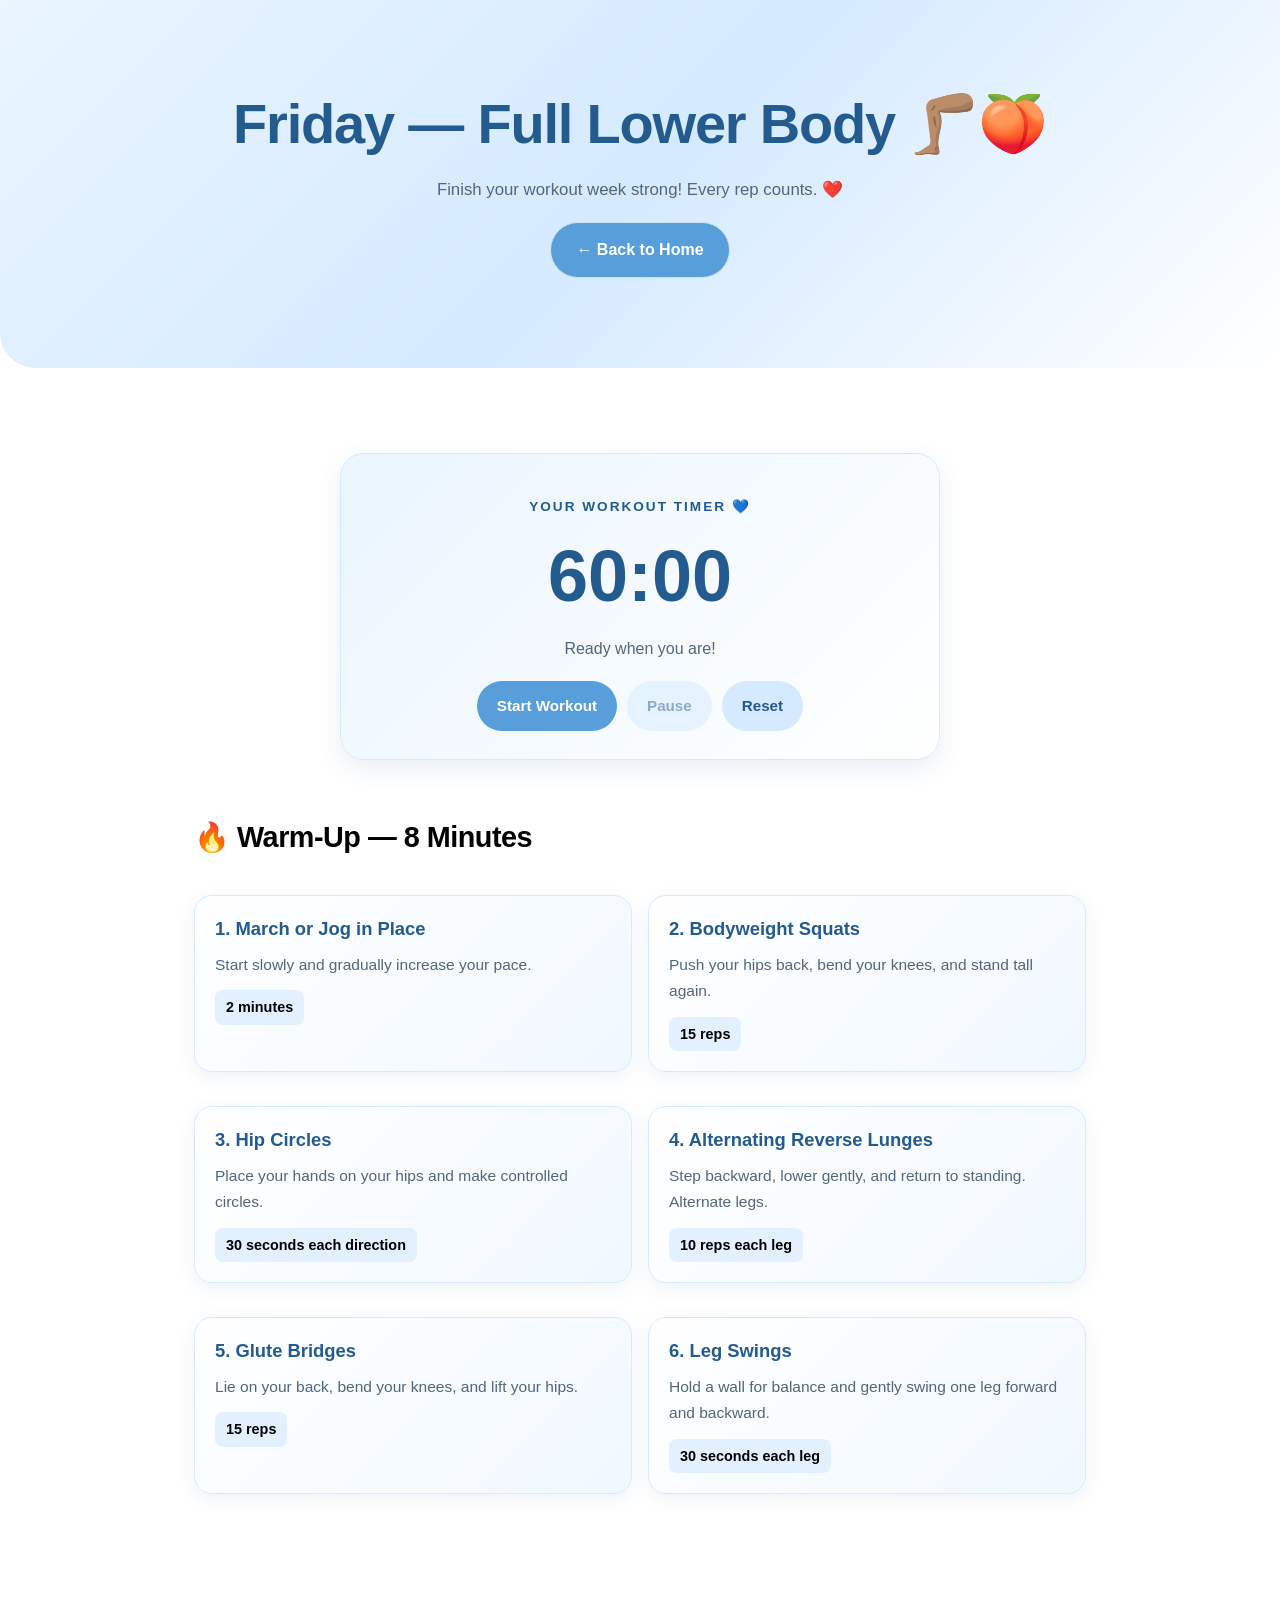
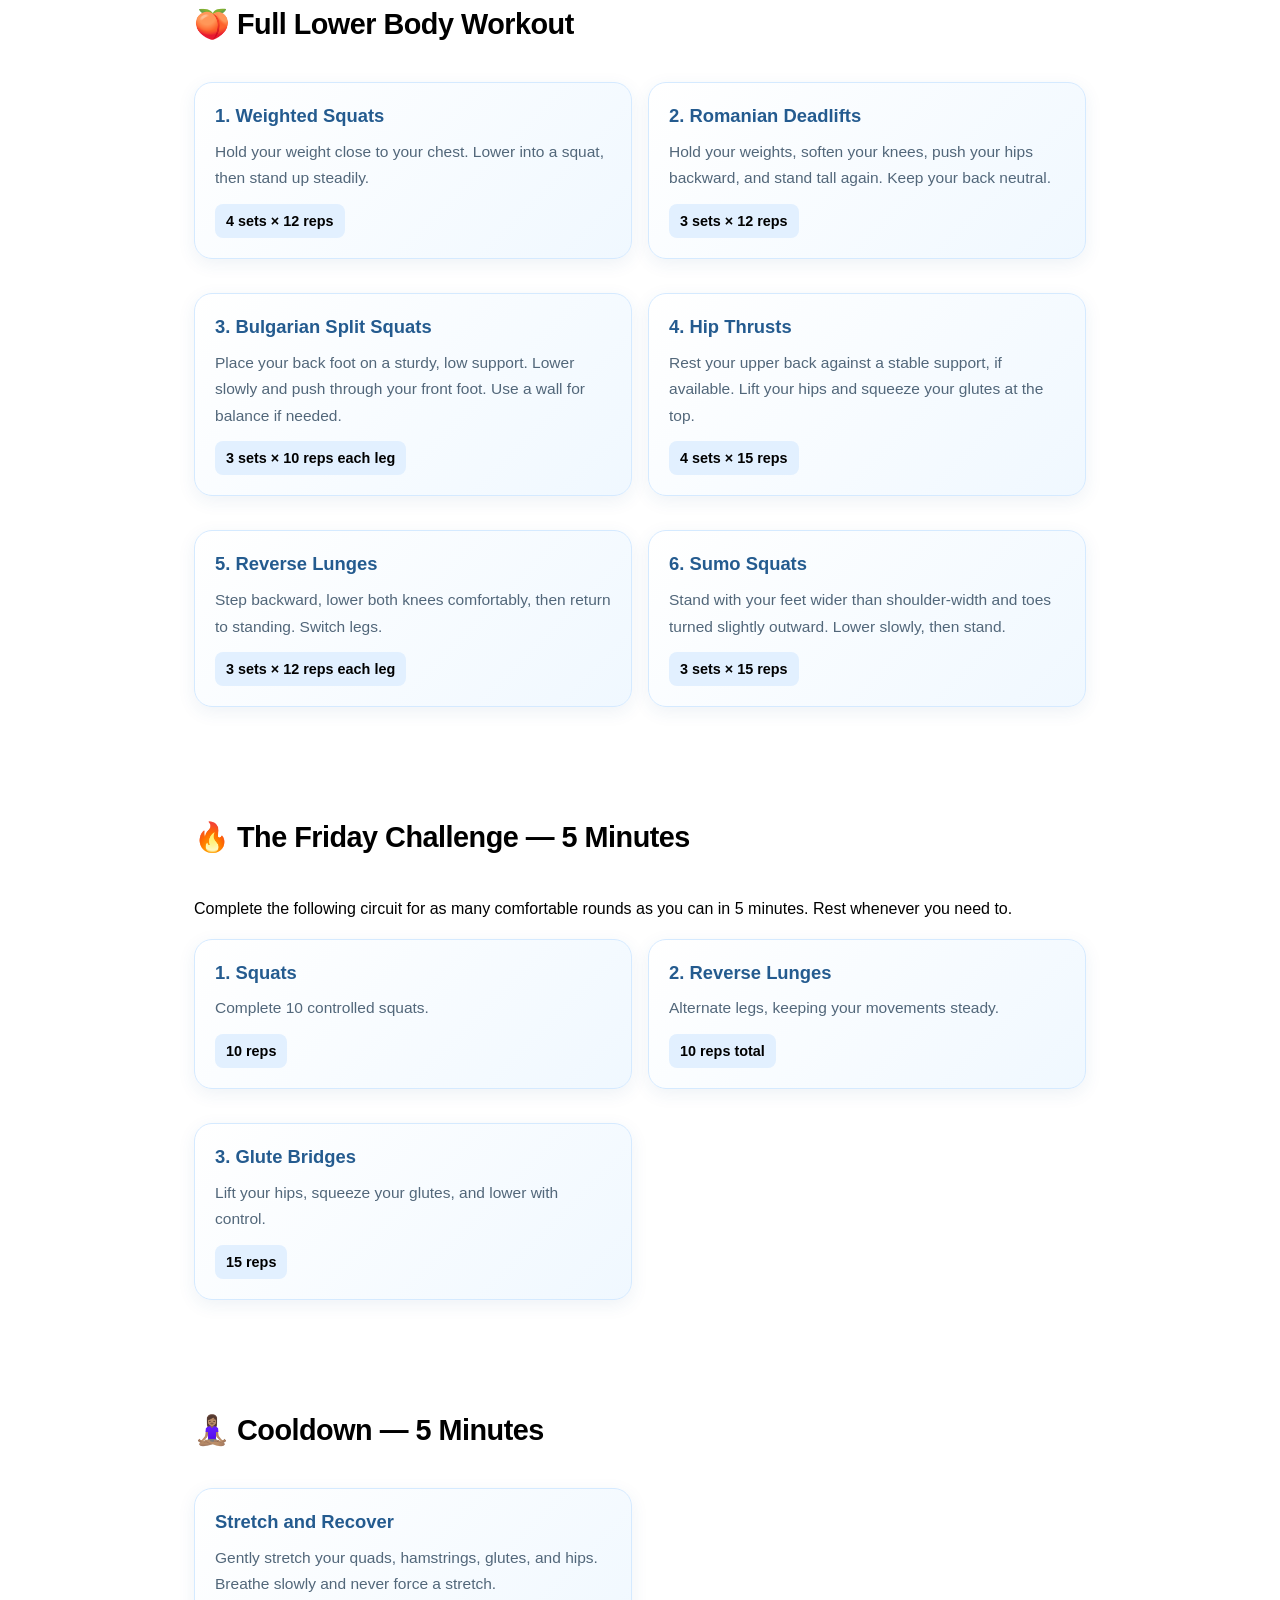
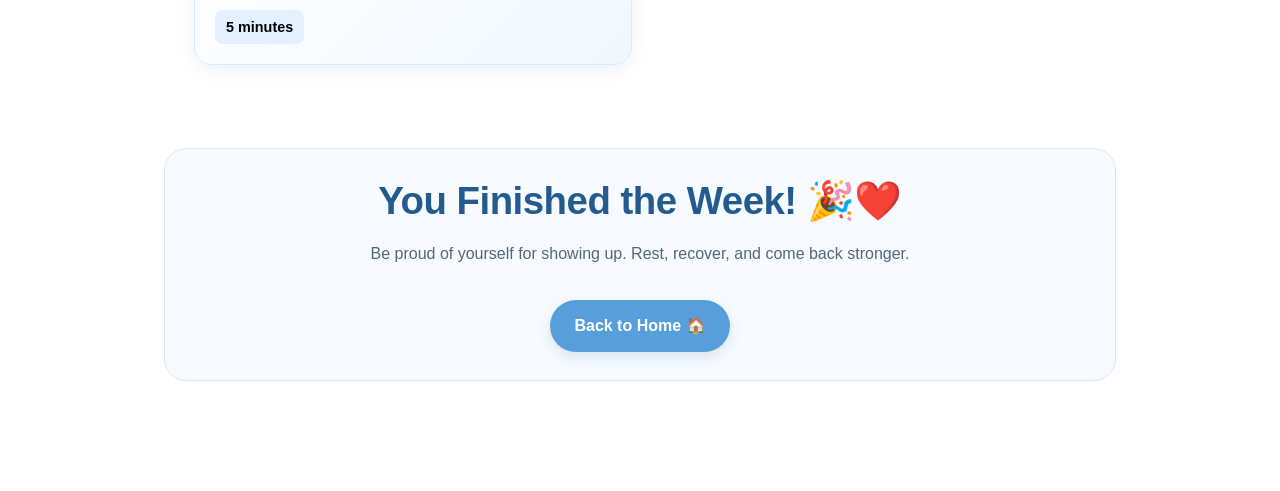
<file: workouts/friday.html>
<!DOCTYPE html>
<html lang="en">
<head>
    <meta charset="UTF-8">
    <meta name="viewport" content="width=device-width, initial-scale=1.0">
    <title>Friday - Full Lower Body</title>
    <link rel="stylesheet" href="../style.css">
</head>
<body>

    <header class="workout-page-header">
        <h1>Friday — Full Lower Body 🦵🏽🍑</h1>
        <p>Finish your workout week strong! Every rep counts. ❤️</p>
        <a href="../index.html" class="back-button">← Back to Home</a>
    </header>

    <main class="workout-page">

        <section class="exercise-section">
            <h2 class="exercise-heading">🔥 Warm-Up — 8 Minutes</h2>

            <div class="exercise-list">
                <div class="exercise">
                    <h3>1. March or Jog in Place</h3>
                    <p>Start slowly and gradually increase your pace.</p>
                    <strong>2 minutes</strong>
                </div>

                <div class="exercise">
                    <h3>2. Bodyweight Squats</h3>
                    <p>Push your hips back, bend your knees, and stand tall again.</p>
                    <strong>15 reps</strong>
                </div>

                <div class="exercise">
                    <h3>3. Hip Circles</h3>
                    <p>Place your hands on your hips and make controlled circles.</p>
                    <strong>30 seconds each direction</strong>
                </div>

                <div class="exercise">
                    <h3>4. Alternating Reverse Lunges</h3>
                    <p>Step backward, lower gently, and return to standing. Alternate legs.</p>
                    <strong>10 reps each leg</strong>
                </div>

                <div class="exercise">
                    <h3>5. Glute Bridges</h3>
                    <p>Lie on your back, bend your knees, and lift your hips.</p>
                    <strong>15 reps</strong>
                </div>

                <div class="exercise">
                    <h3>6. Leg Swings</h3>
                    <p>Hold a wall for balance and gently swing one leg forward and backward.</p>
                    <strong>30 seconds each leg</strong>
                </div>
            </div>
        </section>

        <section class="exercise-section">
            <h2 class="exercise-heading">🍑 Full Lower Body Workout</h2>

            <div class="exercise-list">
                <div class="exercise">
                    <h3>1. Weighted Squats</h3>
                    <p>Hold your weight close to your chest. Lower into a squat, then stand up steadily.</p>
                    <strong>4 sets × 12 reps</strong>
                </div>

                <div class="exercise">
                    <h3>2. Romanian Deadlifts</h3>
                    <p>Hold your weights, soften your knees, push your hips backward, and stand tall again. Keep your back neutral.</p>
                    <strong>3 sets × 12 reps</strong>
                </div>

                <div class="exercise">
                    <h3>3. Bulgarian Split Squats</h3>
                    <p>Place your back foot on a sturdy, low support. Lower slowly and push through your front foot. Use a wall for balance if needed.</p>
                    <strong>3 sets × 10 reps each leg</strong>
                </div>

                <div class="exercise">
                    <h3>4. Hip Thrusts</h3>
                    <p>Rest your upper back against a stable support, if available. Lift your hips and squeeze your glutes at the top.</p>
                    <strong>4 sets × 15 reps</strong>
                </div>

                <div class="exercise">
                    <h3>5. Reverse Lunges</h3>
                    <p>Step backward, lower both knees comfortably, then return to standing. Switch legs.</p>
                    <strong>3 sets × 12 reps each leg</strong>
                </div>

                <div class="exercise">
                    <h3>6. Sumo Squats</h3>
                    <p>Stand with your feet wider than shoulder-width and toes turned slightly outward. Lower slowly, then stand.</p>
                    <strong>3 sets × 15 reps</strong>
                </div>
            </div>
        </section>

        <section class="exercise-section">
            <h2 class="exercise-heading">🔥 The Friday Challenge — 5 Minutes</h2>
            <p>Complete the following circuit for as many comfortable rounds as you can in 5 minutes. Rest whenever you need to.</p>

            <div class="exercise-list">
                <div class="exercise">
                    <h3>1. Squats</h3>
                    <p>Complete 10 controlled squats.</p>
                    <strong>10 reps</strong>
                </div>

                <div class="exercise">
                    <h3>2. Reverse Lunges</h3>
                    <p>Alternate legs, keeping your movements steady.</p>
                    <strong>10 reps total</strong>
                </div>

                <div class="exercise">
                    <h3>3. Glute Bridges</h3>
                    <p>Lift your hips, squeeze your glutes, and lower with control.</p>
                    <strong>15 reps</strong>
                </div>
            </div>
        </section>

        <section class="exercise-section">
            <h2 class="exercise-heading">🧘🏽‍♀️ Cooldown — 5 Minutes</h2>

            <div class="exercise-list">
                <div class="exercise">
                    <h3>Stretch and Recover</h3>
                    <p>Gently stretch your quads, hamstrings, glutes, and hips. Breathe slowly and never force a stretch.</p>
                    <strong>5 minutes</strong>
                </div>
            </div>
        </section>

        <section class="finished-section">
            <h2>You Finished the Week! 🎉❤️</h2>
            <p>Be proud of yourself for showing up. Rest, recover, and come back stronger.</p>
            <a href="../index.html" class="start-button">Back to Home 🏠</a>
        </section>

    </main>

<script src="../script.js"></script>

</body>
</html>
</file>
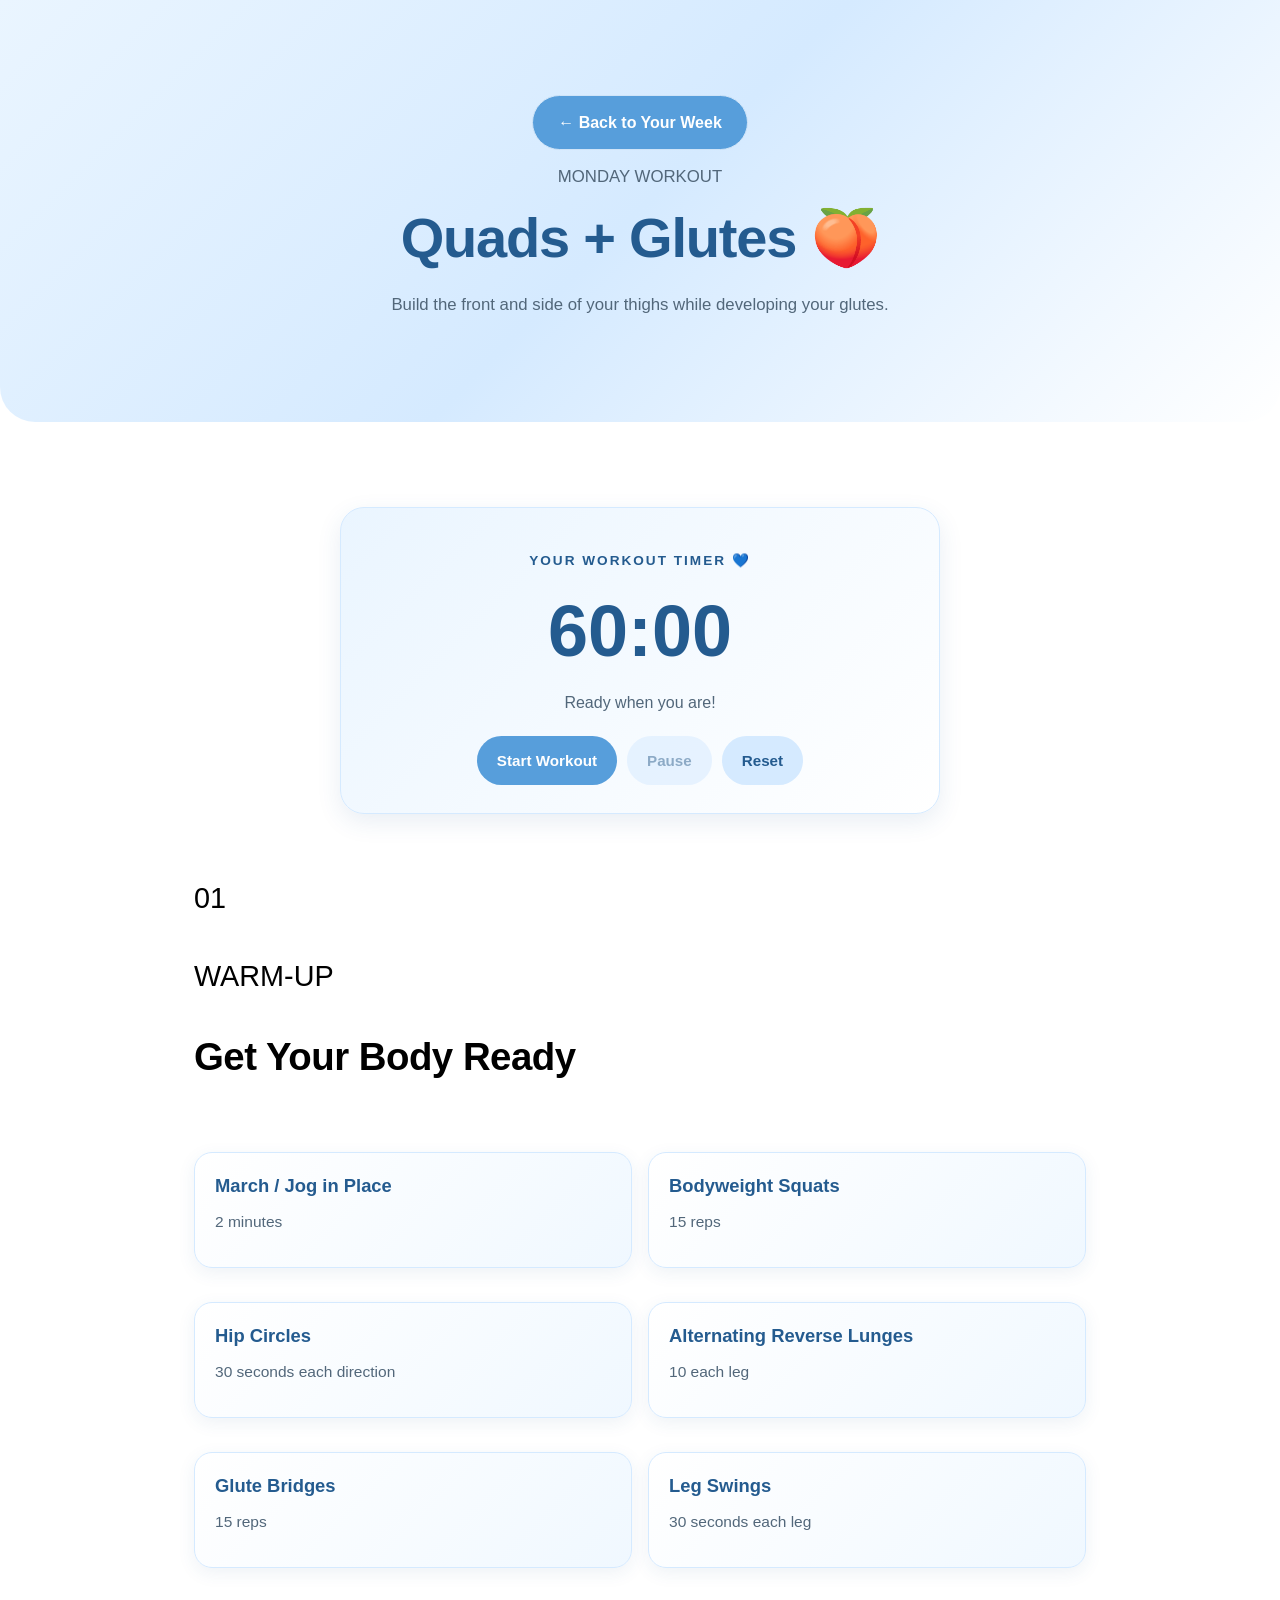
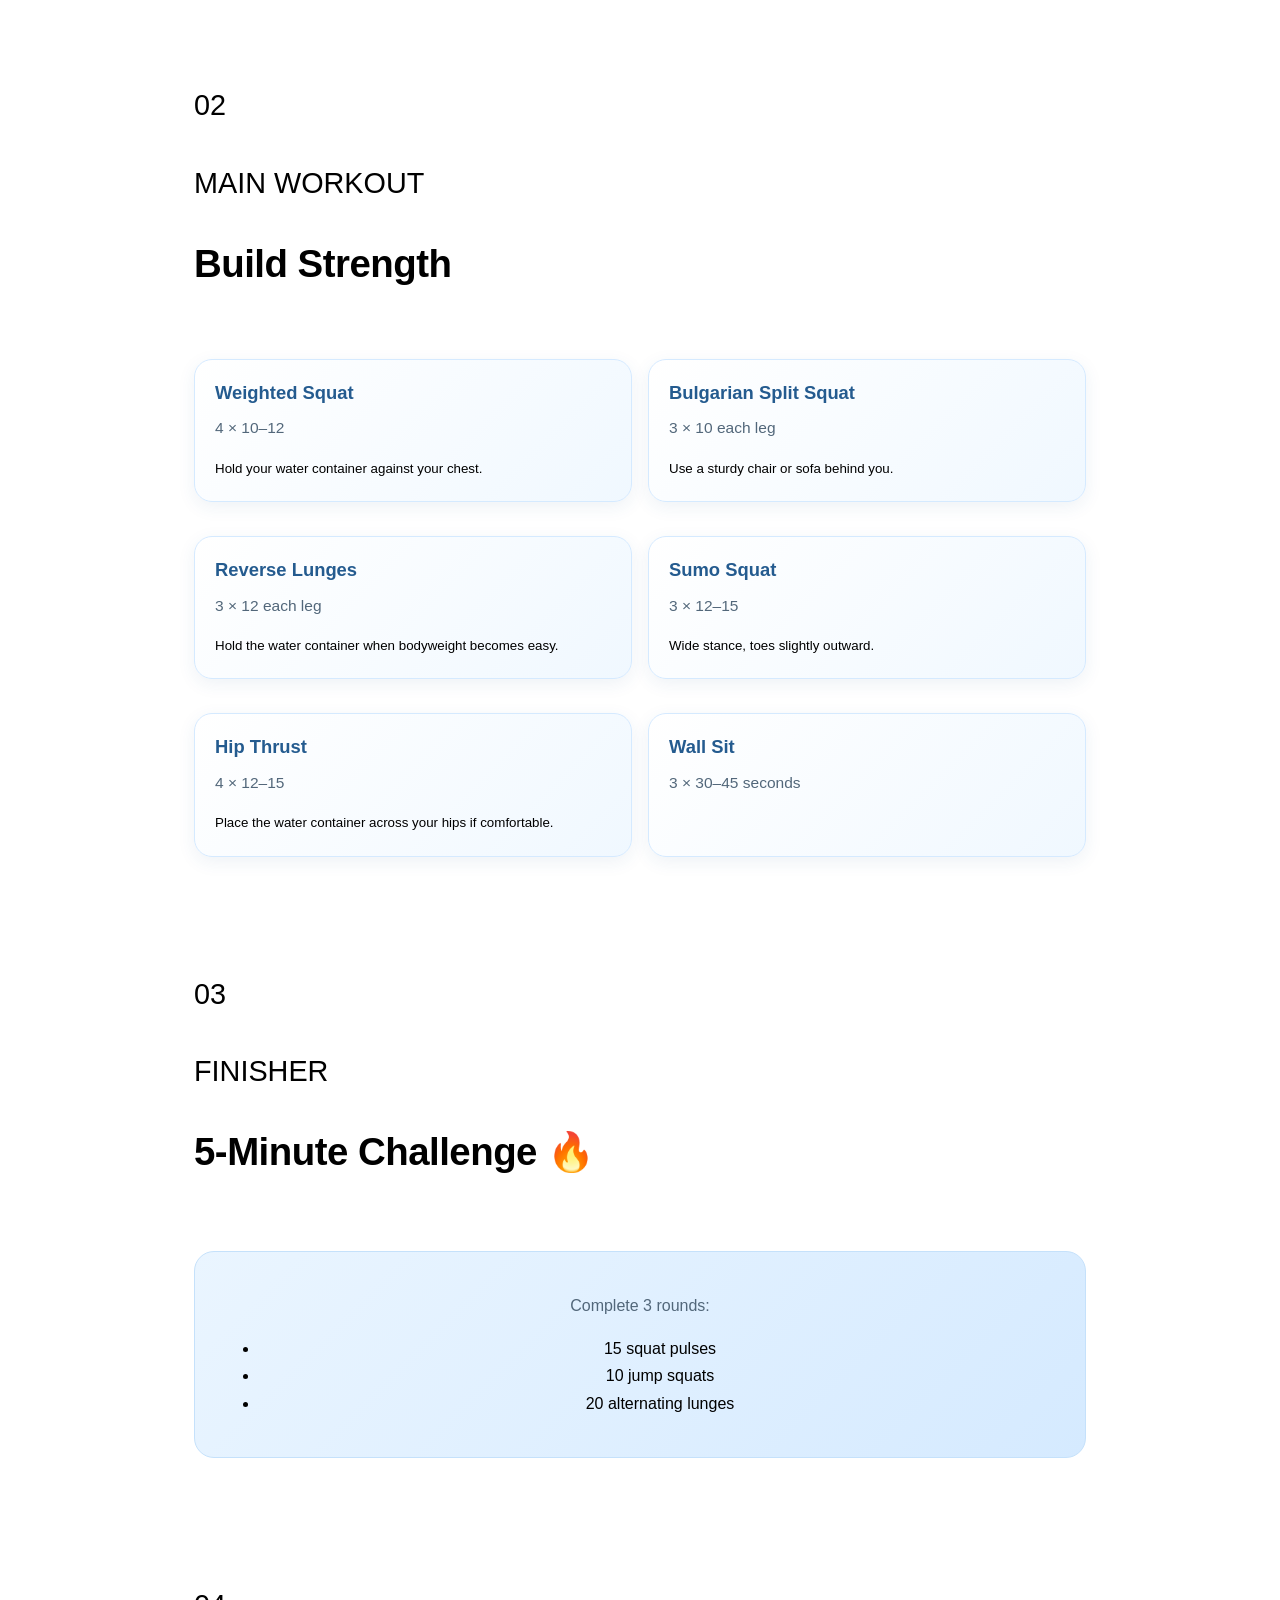
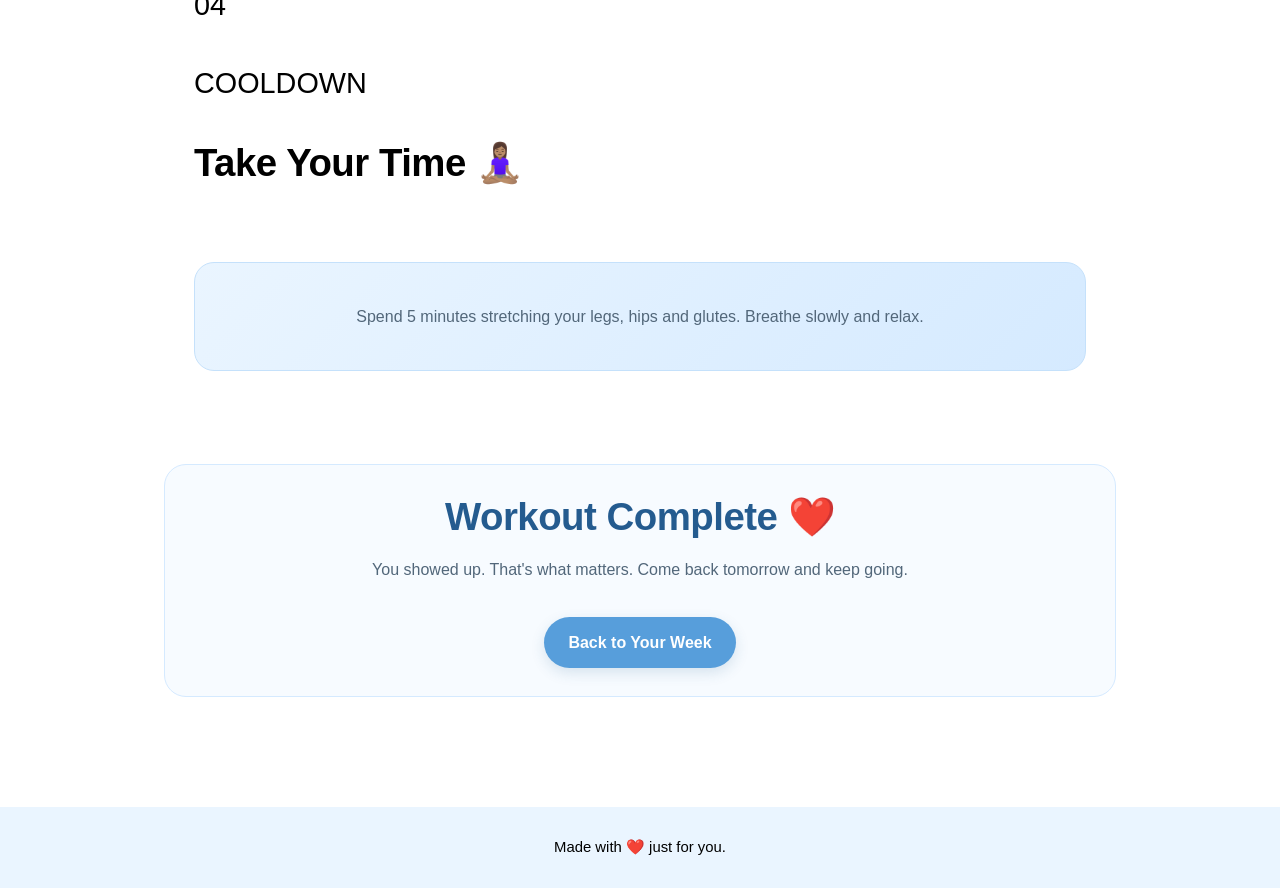
<file: workouts/monday.html>
<!DOCTYPE html>
<html lang="en">
<head>
    <meta charset="UTF-8">
    <meta name="viewport" content="width=device-width, initial-scale=1.0">

    <title>Monday — Quads + Glutes</title>

    <link rel="stylesheet" href="../style.css">
</head>

<body>

    <!-- HEADER -->
    <header class="workout-page-header">

        <a href="../index.html" class="back-button">
            ← Back to Your Week
        </a>

        <p class="small-title">MONDAY WORKOUT</p>

        <h1>Quads + Glutes 🍑</h1>

        <p>
            Build the front and side of your thighs
            while developing your glutes.
        </p>

    </header>


    <!-- WARM UP -->
    <main class="workout-page">

        <section class="exercise-section">

            <div class="exercise-heading">
                <span>01</span>
                <div>
                    <p class="small-title">WARM-UP</p>
                    <h2>Get Your Body Ready</h2>
                </div>
            </div>

            <div class="exercise-list">

                <div class="exercise">
                    <h3>March / Jog in Place</h3>
                    <p>2 minutes</p>
                </div>

                <div class="exercise">
                    <h3>Bodyweight Squats</h3>
                    <p>15 reps</p>
                </div>

                <div class="exercise">
                    <h3>Hip Circles</h3>
                    <p>30 seconds each direction</p>
                </div>

                <div class="exercise">
                    <h3>Alternating Reverse Lunges</h3>
                    <p>10 each leg</p>
                </div>

                <div class="exercise">
                    <h3>Glute Bridges</h3>
                    <p>15 reps</p>
                </div>

                <div class="exercise">
                    <h3>Leg Swings</h3>
                    <p>30 seconds each leg</p>
                </div>

            </div>

        </section>


        <!-- MAIN WORKOUT -->
        <section class="exercise-section">

            <div class="exercise-heading">
                <span>02</span>
                <div>
                    <p class="small-title">MAIN WORKOUT</p>
                    <h2>Build Strength</h2>
                </div>
            </div>

            <div class="exercise-list">

                <div class="exercise">
                    <h3>Weighted Squat</h3>
                    <p>4 × 10–12</p>
                    <small>
                        Hold your water container against your chest.
                    </small>
                </div>

                <div class="exercise">
                    <h3>Bulgarian Split Squat</h3>
                    <p>3 × 10 each leg</p>
                    <small>
                        Use a sturdy chair or sofa behind you.
                    </small>
                </div>

                <div class="exercise">
                    <h3>Reverse Lunges</h3>
                    <p>3 × 12 each leg</p>
                    <small>
                        Hold the water container when bodyweight becomes easy.
                    </small>
                </div>

                <div class="exercise">
                    <h3>Sumo Squat</h3>
                    <p>3 × 12–15</p>
                    <small>
                        Wide stance, toes slightly outward.
                    </small>
                </div>

                <div class="exercise">
                    <h3>Hip Thrust</h3>
                    <p>4 × 12–15</p>
                    <small>
                        Place the water container across your hips if comfortable.
                    </small>
                </div>

                <div class="exercise">
                    <h3>Wall Sit</h3>
                    <p>3 × 30–45 seconds</p>
                </div>

            </div>

        </section>


        <!-- FINISHER -->
        <section class="exercise-section">

            <div class="exercise-heading">
                <span>03</span>
                <div>
                    <p class="small-title">FINISHER</p>
                    <h2>5-Minute Challenge 🔥</h2>
                </div>
            </div>

            <div class="challenge-box">

                <p>Complete 3 rounds:</p>

                <ul>
                    <li>15 squat pulses</li>
                    <li>10 jump squats</li>
                    <li>20 alternating lunges</li>
                </ul>

            </div>

        </section>


        <!-- STRETCH -->
        <section class="exercise-section">

            <div class="exercise-heading">
                <span>04</span>
                <div>
                    <p class="small-title">COOLDOWN</p>
                    <h2>Take Your Time 🧘🏽‍♀️</h2>
                </div>
            </div>

            <div class="challenge-box">

                <p>
                    Spend 5 minutes stretching your legs,
                    hips and glutes. Breathe slowly and relax.
                </p>

            </div>

        </section>


        <!-- FINISHED -->
        <section class="finished-section">

            <h2>Workout Complete ❤️</h2>

            <p>
                You showed up. That's what matters.
                Come back tomorrow and keep going.
            </p>

            <a href="../index.html" class="start-button">
                Back to Your Week
            </a>

        </section>

    </main>


    <footer>
        <p>Made with ❤️ just for you.</p>
    </footer>
<script src="../script.js"></script>
</body>
</html>
</file>
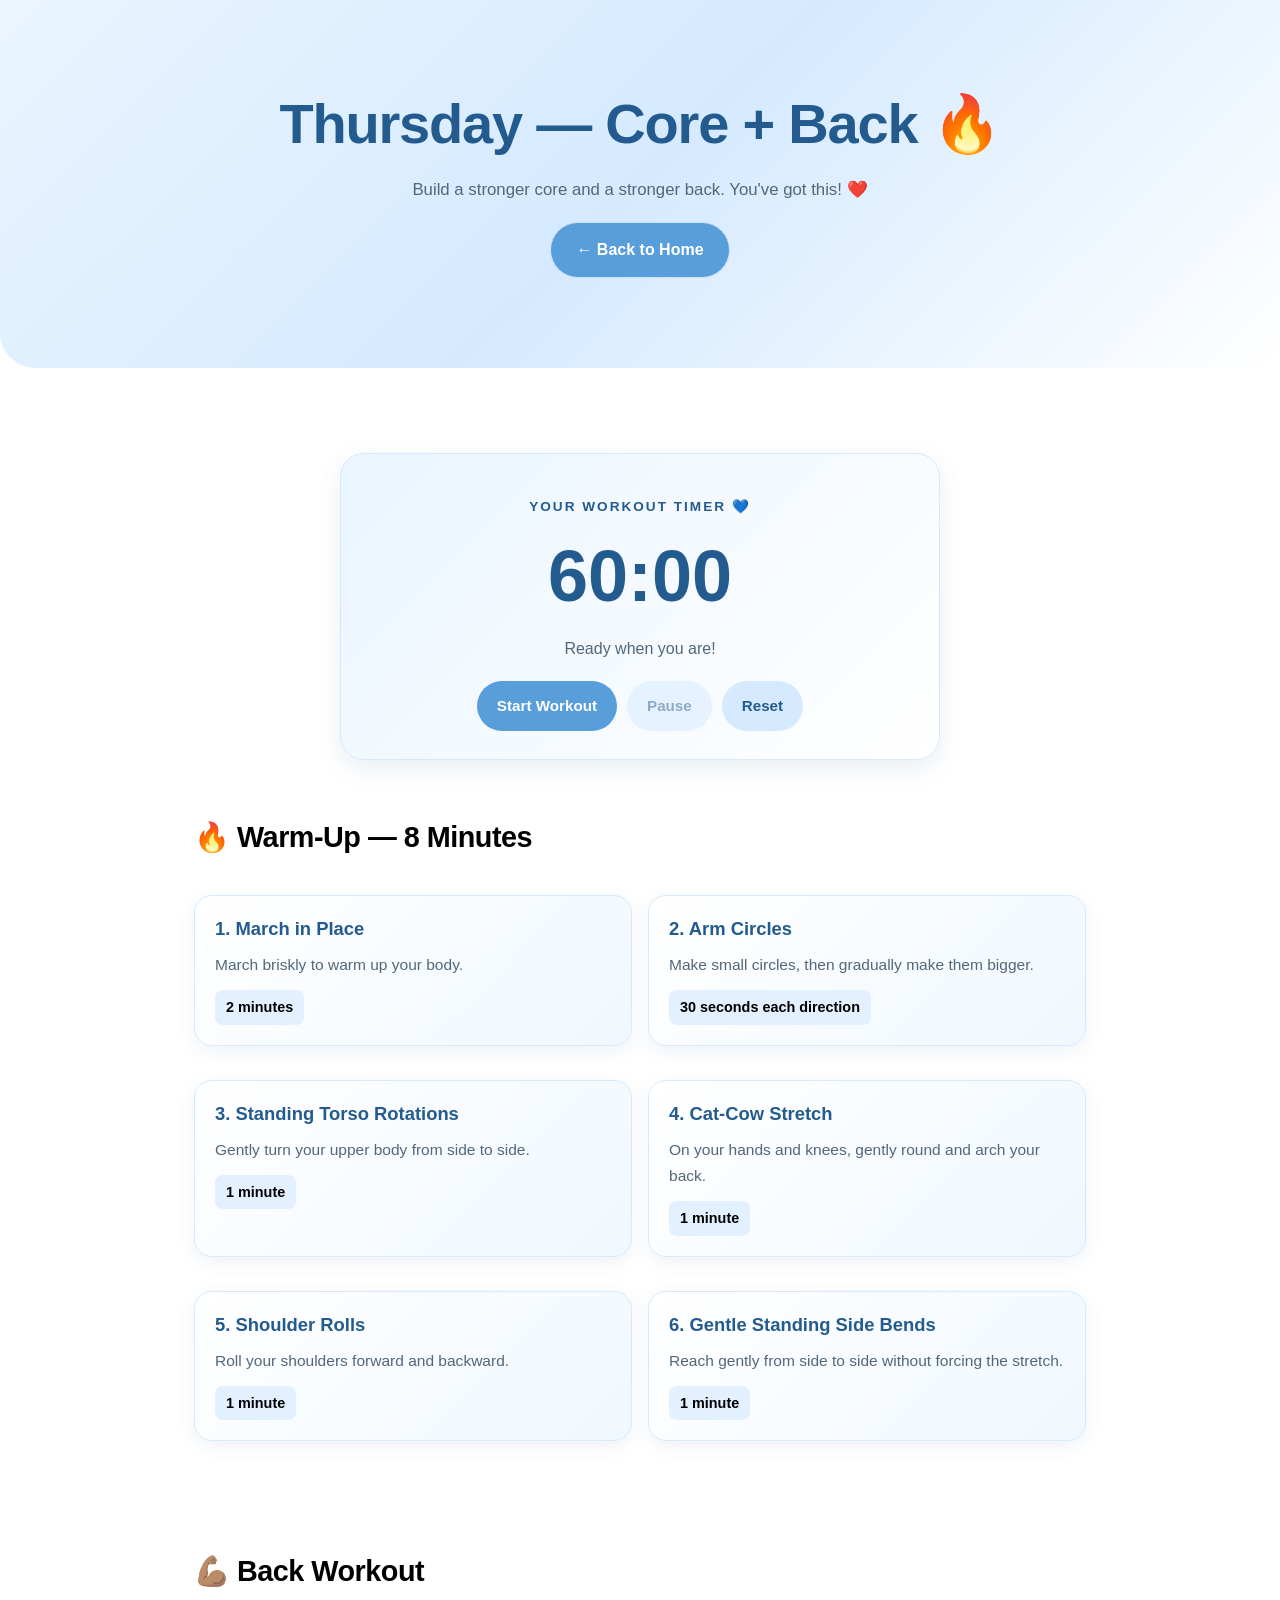
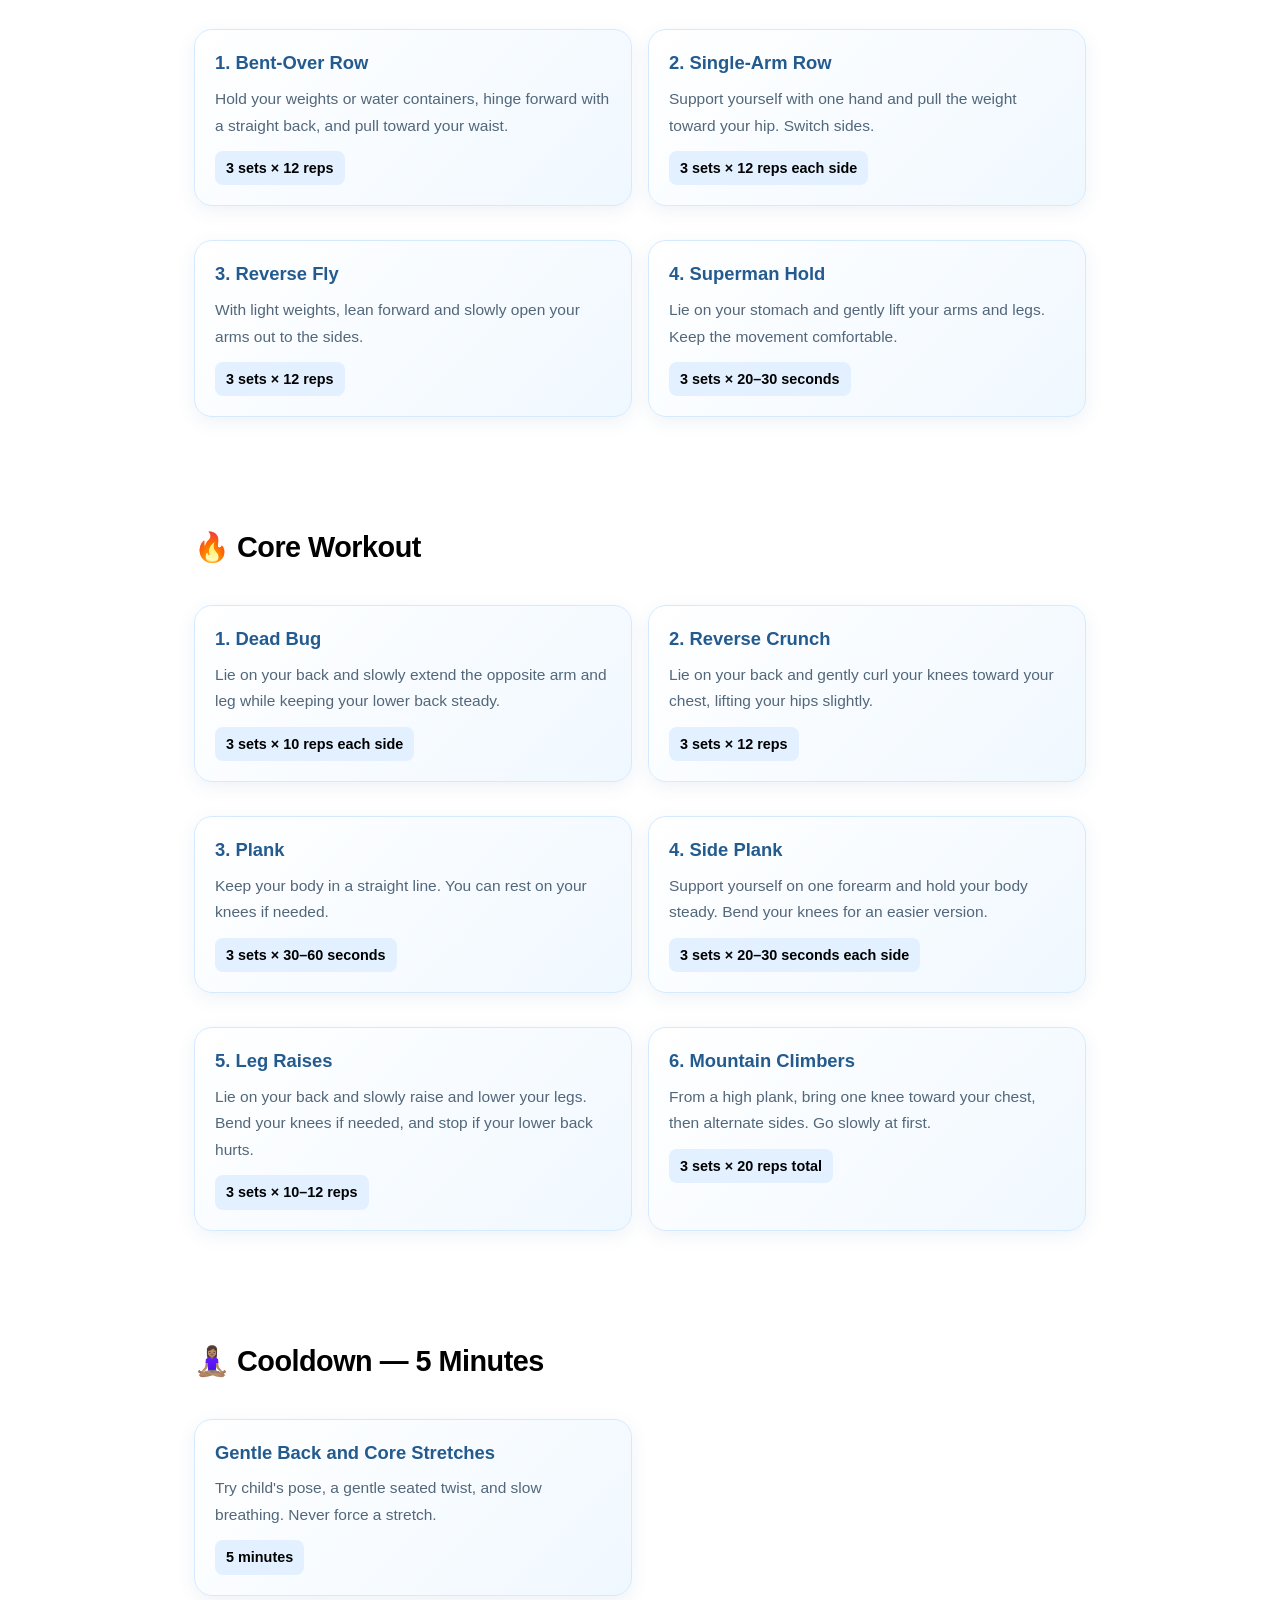
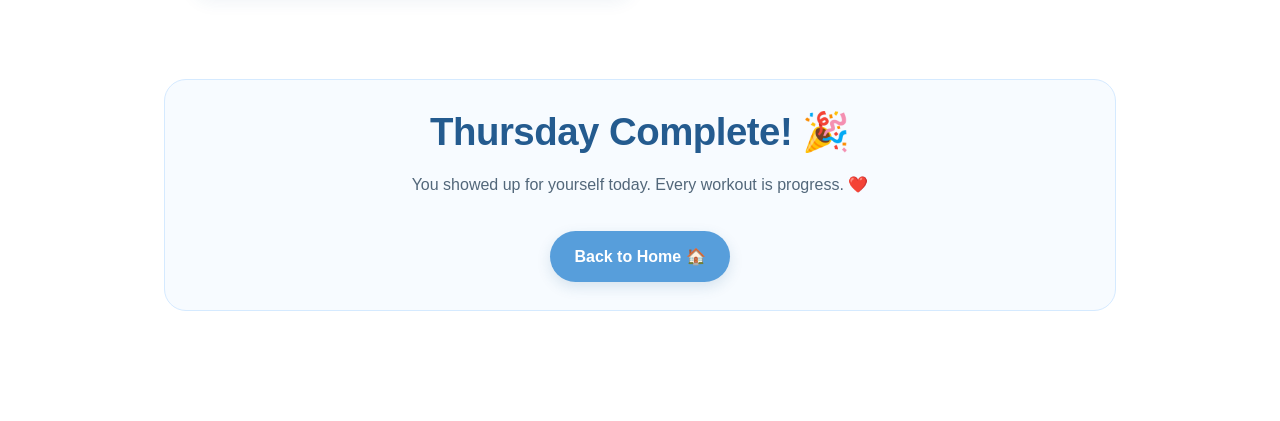
<file: workouts/thursday.html>
<!DOCTYPE html>
<html lang="en">
<head>
    <meta charset="UTF-8">
    <meta name="viewport" content="width=device-width, initial-scale=1.0">
    <title>Thursday - Core + Back</title>
    <link rel="stylesheet" href="../style.css">
</head>
<body>

    <header class="workout-page-header">
        <h1>Thursday — Core + Back 🔥</h1>
        <p>Build a stronger core and a stronger back. You've got this! ❤️</p>
        <a href="../index.html" class="back-button">← Back to Home</a>
    </header>

    <main class="workout-page">

        <section class="exercise-section">
            <h2 class="exercise-heading">🔥 Warm-Up — 8 Minutes</h2>

            <div class="exercise-list">
                <div class="exercise">
                    <h3>1. March in Place</h3>
                    <p>March briskly to warm up your body.</p>
                    <strong>2 minutes</strong>
                </div>

                <div class="exercise">
                    <h3>2. Arm Circles</h3>
                    <p>Make small circles, then gradually make them bigger.</p>
                    <strong>30 seconds each direction</strong>
                </div>

                <div class="exercise">
                    <h3>3. Standing Torso Rotations</h3>
                    <p>Gently turn your upper body from side to side.</p>
                    <strong>1 minute</strong>
                </div>

                <div class="exercise">
                    <h3>4. Cat-Cow Stretch</h3>
                    <p>On your hands and knees, gently round and arch your back.</p>
                    <strong>1 minute</strong>
                </div>

                <div class="exercise">
                    <h3>5. Shoulder Rolls</h3>
                    <p>Roll your shoulders forward and backward.</p>
                    <strong>1 minute</strong>
                </div>

                <div class="exercise">
                    <h3>6. Gentle Standing Side Bends</h3>
                    <p>Reach gently from side to side without forcing the stretch.</p>
                    <strong>1 minute</strong>
                </div>
            </div>
        </section>

        <section class="exercise-section">
            <h2 class="exercise-heading">💪🏽 Back Workout</h2>

            <div class="exercise-list">
                <div class="exercise">
                    <h3>1. Bent-Over Row</h3>
                    <p>Hold your weights or water containers, hinge forward with a straight back, and pull toward your waist.</p>
                    <strong>3 sets × 12 reps</strong>
                </div>

                <div class="exercise">
                    <h3>2. Single-Arm Row</h3>
                    <p>Support yourself with one hand and pull the weight toward your hip. Switch sides.</p>
                    <strong>3 sets × 12 reps each side</strong>
                </div>

                <div class="exercise">
                    <h3>3. Reverse Fly</h3>
                    <p>With light weights, lean forward and slowly open your arms out to the sides.</p>
                    <strong>3 sets × 12 reps</strong>
                </div>

                <div class="exercise">
                    <h3>4. Superman Hold</h3>
                    <p>Lie on your stomach and gently lift your arms and legs. Keep the movement comfortable.</p>
                    <strong>3 sets × 20–30 seconds</strong>
                </div>
            </div>
        </section>

        <section class="exercise-section">
            <h2 class="exercise-heading">🔥 Core Workout</h2>

            <div class="exercise-list">
                <div class="exercise">
                    <h3>1. Dead Bug</h3>
                    <p>Lie on your back and slowly extend the opposite arm and leg while keeping your lower back steady.</p>
                    <strong>3 sets × 10 reps each side</strong>
                </div>

                <div class="exercise">
                    <h3>2. Reverse Crunch</h3>
                    <p>Lie on your back and gently curl your knees toward your chest, lifting your hips slightly.</p>
                    <strong>3 sets × 12 reps</strong>
                </div>

                <div class="exercise">
                    <h3>3. Plank</h3>
                    <p>Keep your body in a straight line. You can rest on your knees if needed.</p>
                    <strong>3 sets × 30–60 seconds</strong>
                </div>

                <div class="exercise">
                    <h3>4. Side Plank</h3>
                    <p>Support yourself on one forearm and hold your body steady. Bend your knees for an easier version.</p>
                    <strong>3 sets × 20–30 seconds each side</strong>
                </div>

                <div class="exercise">
                    <h3>5. Leg Raises</h3>
                    <p>Lie on your back and slowly raise and lower your legs. Bend your knees if needed, and stop if your lower back hurts.</p>
                    <strong>3 sets × 10–12 reps</strong>
                </div>

                <div class="exercise">
                    <h3>6. Mountain Climbers</h3>
                    <p>From a high plank, bring one knee toward your chest, then alternate sides. Go slowly at first.</p>
                    <strong>3 sets × 20 reps total</strong>
                </div>
            </div>
        </section>

        <section class="exercise-section">
            <h2 class="exercise-heading">🧘🏽‍♀️ Cooldown — 5 Minutes</h2>

            <div class="exercise-list">
                <div class="exercise">
                    <h3>Gentle Back and Core Stretches</h3>
                    <p>Try child's pose, a gentle seated twist, and slow breathing. Never force a stretch.</p>
                    <strong>5 minutes</strong>
                </div>
            </div>
        </section>

        <section class="finished-section">
            <h2>Thursday Complete! 🎉</h2>
            <p>You showed up for yourself today. Every workout is progress. ❤️</p>
            <a href="../index.html" class="start-button">Back to Home 🏠</a>
        </section>

    </main>

<script src="../script.js"></script>

</body>
</html>
</file>
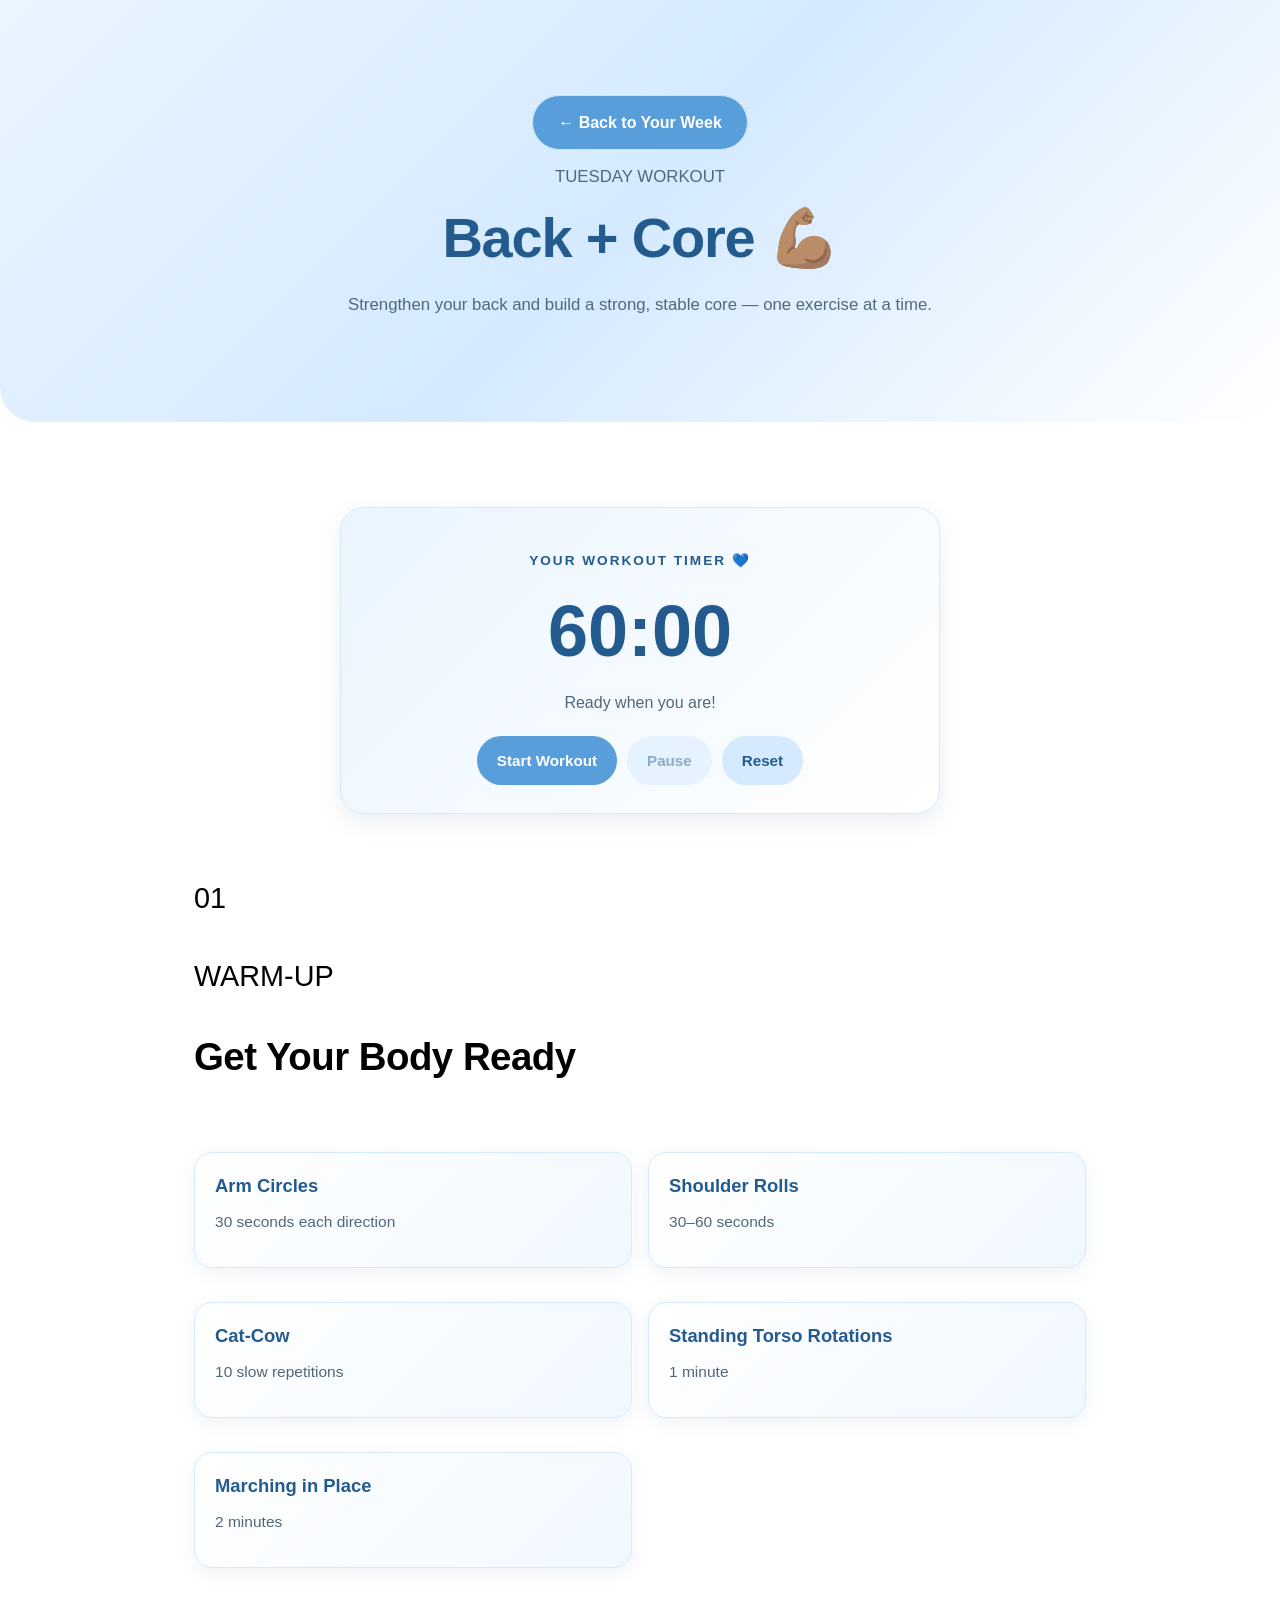
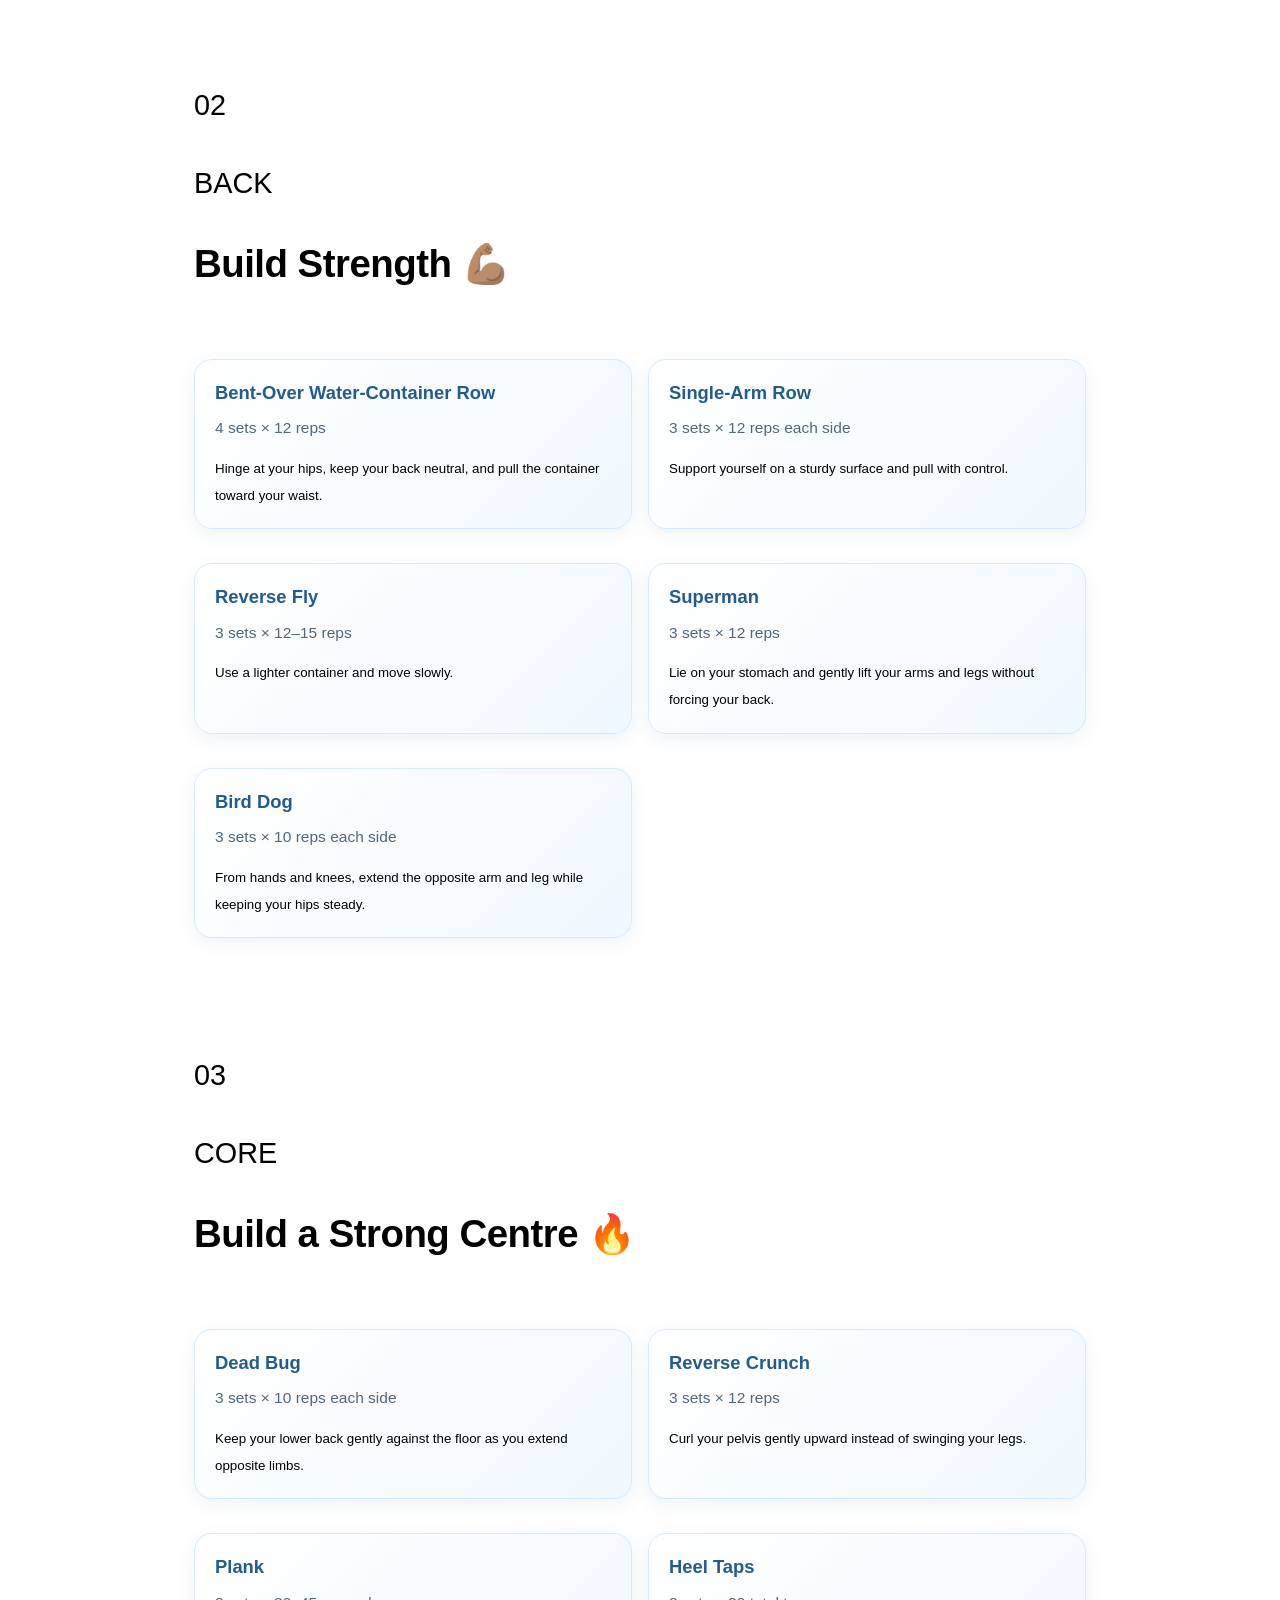
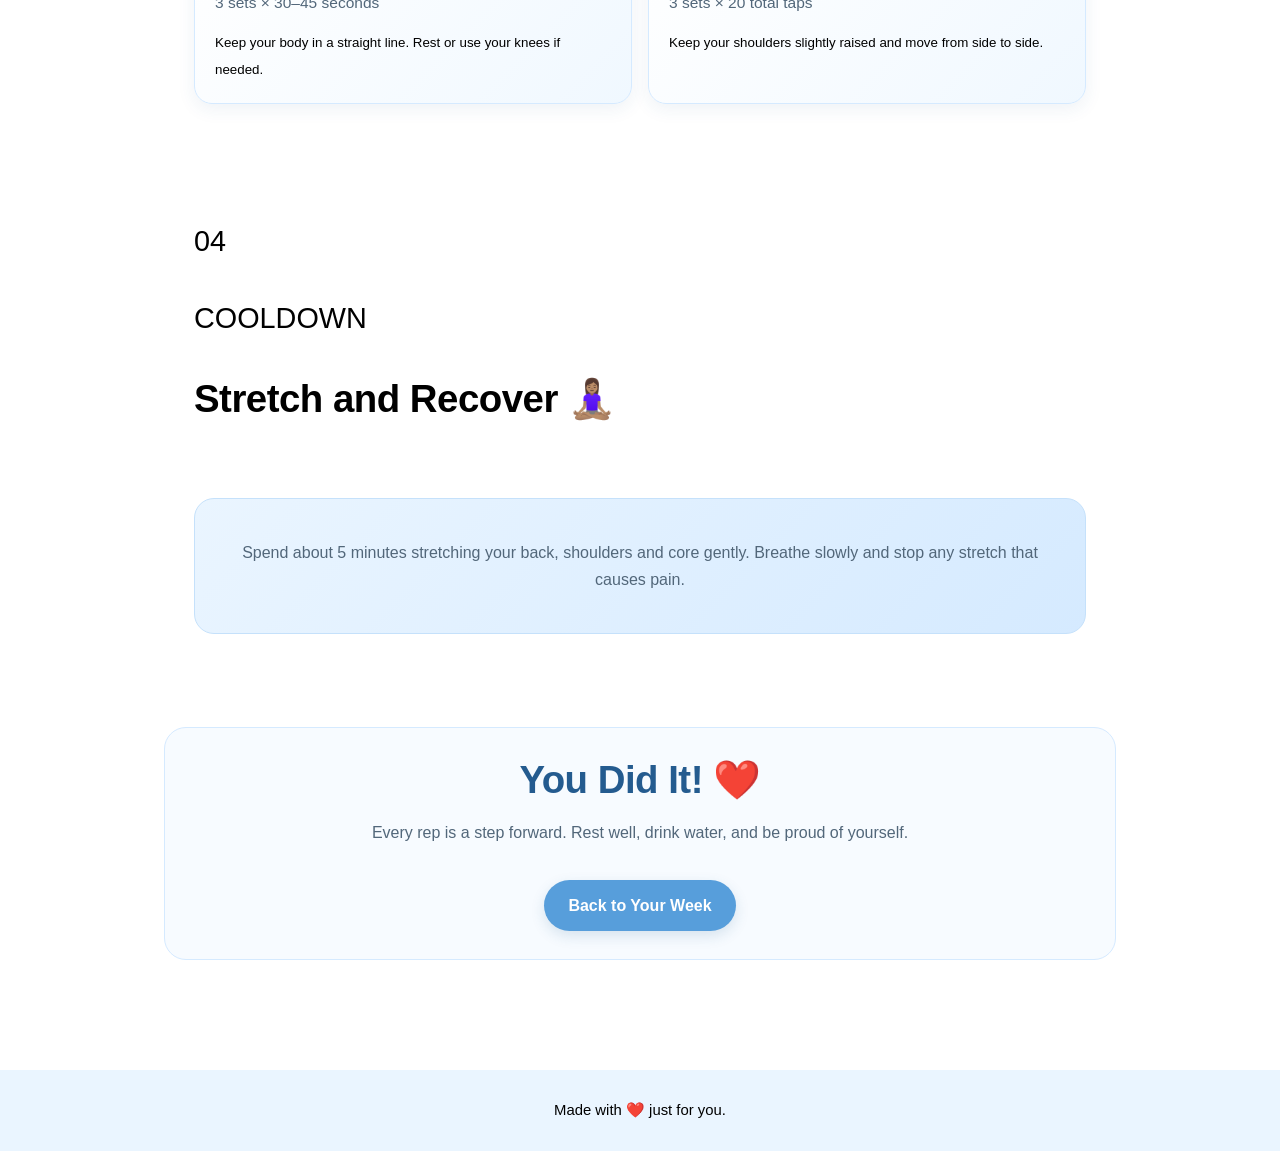
<file: workouts/tuesday.html>
<!DOCTYPE html>
<html lang="en">
<head>
    <meta charset="UTF-8">
    <meta name="viewport" content="width=device-width, initial-scale=1.0">

    <title>Tuesday — Back + Core</title>
    <link rel="stylesheet" href="../style.css">
</head>

<body>

    <header class="workout-page-header">
        <a href="../index.html" class="back-button">
            ← Back to Your Week
        </a>

        <p class="small-title">TUESDAY WORKOUT</p>
        <h1>Back + Core 💪🏽</h1>

        <p>
            Strengthen your back and build a strong,
            stable core — one exercise at a time.
        </p>
    </header>

    <main class="workout-page">

        <!-- WARM-UP -->
        <section class="exercise-section">
            <div class="exercise-heading">
                <span>01</span>
                <div>
                    <p class="small-title">WARM-UP</p>
                    <h2>Get Your Body Ready</h2>
                </div>
            </div>

            <div class="exercise-list">
                <div class="exercise">
                    <h3>Arm Circles</h3>
                    <p>30 seconds each direction</p>
                </div>

                <div class="exercise">
                    <h3>Shoulder Rolls</h3>
                    <p>30–60 seconds</p>
                </div>

                <div class="exercise">
                    <h3>Cat-Cow</h3>
                    <p>10 slow repetitions</p>
                </div>

                <div class="exercise">
                    <h3>Standing Torso Rotations</h3>
                    <p>1 minute</p>
                </div>

                <div class="exercise">
                    <h3>Marching in Place</h3>
                    <p>2 minutes</p>
                </div>
            </div>
        </section>

        <!-- BACK WORKOUT -->
        <section class="exercise-section">
            <div class="exercise-heading">
                <span>02</span>
                <div>
                    <p class="small-title">BACK</p>
                    <h2>Build Strength 💪🏽</h2>
                </div>
            </div>

            <div class="exercise-list">
                <div class="exercise">
                    <h3>Bent-Over Water-Container Row</h3>
                    <p>4 sets × 12 reps</p>
                    <small>
                        Hinge at your hips, keep your back neutral,
                        and pull the container toward your waist.
                    </small>
                </div>

                <div class="exercise">
                    <h3>Single-Arm Row</h3>
                    <p>3 sets × 12 reps each side</p>
                    <small>
                        Support yourself on a sturdy surface
                        and pull with control.
                    </small>
                </div>

                <div class="exercise">
                    <h3>Reverse Fly</h3>
                    <p>3 sets × 12–15 reps</p>
                    <small>
                        Use a lighter container and move slowly.
                    </small>
                </div>

                <div class="exercise">
                    <h3>Superman</h3>
                    <p>3 sets × 12 reps</p>
                    <small>
                        Lie on your stomach and gently lift
                        your arms and legs without forcing your back.
                    </small>
                </div>

                <div class="exercise">
                    <h3>Bird Dog</h3>
                    <p>3 sets × 10 reps each side</p>
                    <small>
                        From hands and knees, extend the opposite
                        arm and leg while keeping your hips steady.
                    </small>
                </div>
            </div>
        </section>

        <!-- CORE WORKOUT -->
        <section class="exercise-section">
            <div class="exercise-heading">
                <span>03</span>
                <div>
                    <p class="small-title">CORE</p>
                    <h2>Build a Strong Centre 🔥</h2>
                </div>
            </div>

            <div class="exercise-list">
                <div class="exercise">
                    <h3>Dead Bug</h3>
                    <p>3 sets × 10 reps each side</p>
                    <small>
                        Keep your lower back gently against the floor
                        as you extend opposite limbs.
                    </small>
                </div>

                <div class="exercise">
                    <h3>Reverse Crunch</h3>
                    <p>3 sets × 12 reps</p>
                    <small>
                        Curl your pelvis gently upward instead
                        of swinging your legs.
                    </small>
                </div>

                <div class="exercise">
                    <h3>Plank</h3>
                    <p>3 sets × 30–45 seconds</p>
                    <small>
                        Keep your body in a straight line.
                        Rest or use your knees if needed.
                    </small>
                </div>

                <div class="exercise">
                    <h3>Heel Taps</h3>
                    <p>3 sets × 20 total taps</p>
                    <small>
                        Keep your shoulders slightly raised
                        and move from side to side.
                    </small>
                </div>
            </div>
        </section>

        <!-- COOLDOWN -->
        <section class="exercise-section">
            <div class="exercise-heading">
                <span>04</span>
                <div>
                    <p class="small-title">COOLDOWN</p>
                    <h2>Stretch and Recover 🧘🏽‍♀️</h2>
                </div>
            </div>

            <div class="challenge-box">
                <p>
                    Spend about 5 minutes stretching your back,
                    shoulders and core gently. Breathe slowly
                    and stop any stretch that causes pain.
                </p>
            </div>
        </section>

        <!-- COMPLETION -->
        <section class="finished-section">
            <h2>You Did It! ❤️</h2>

            <p>
                Every rep is a step forward.
                Rest well, drink water, and be proud of yourself.
            </p>

            <a href="../index.html" class="start-button">
                Back to Your Week
            </a>
        </section>

    </main>

    <footer>
        <p>Made with ❤️ just for you.</p>
    </footer>

<script src="../script.js"></script>

</body>
</html>
</file>
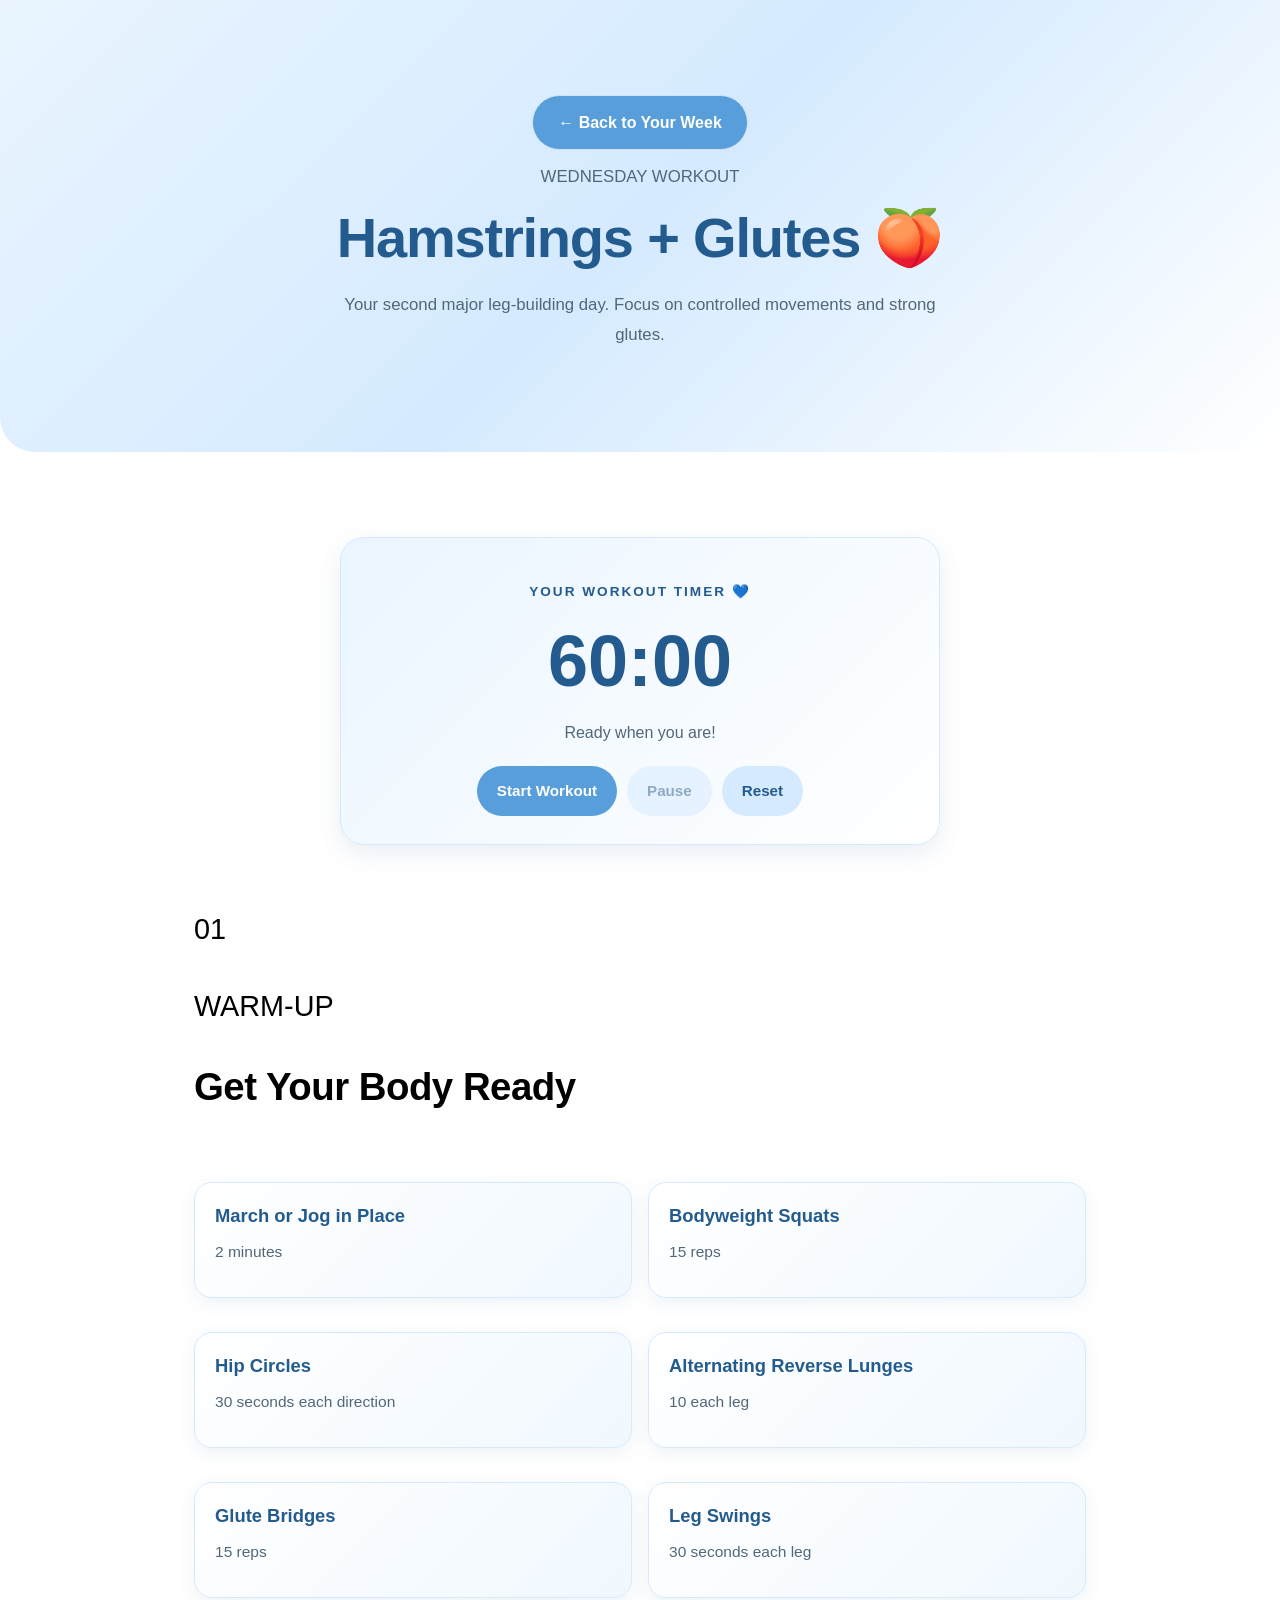
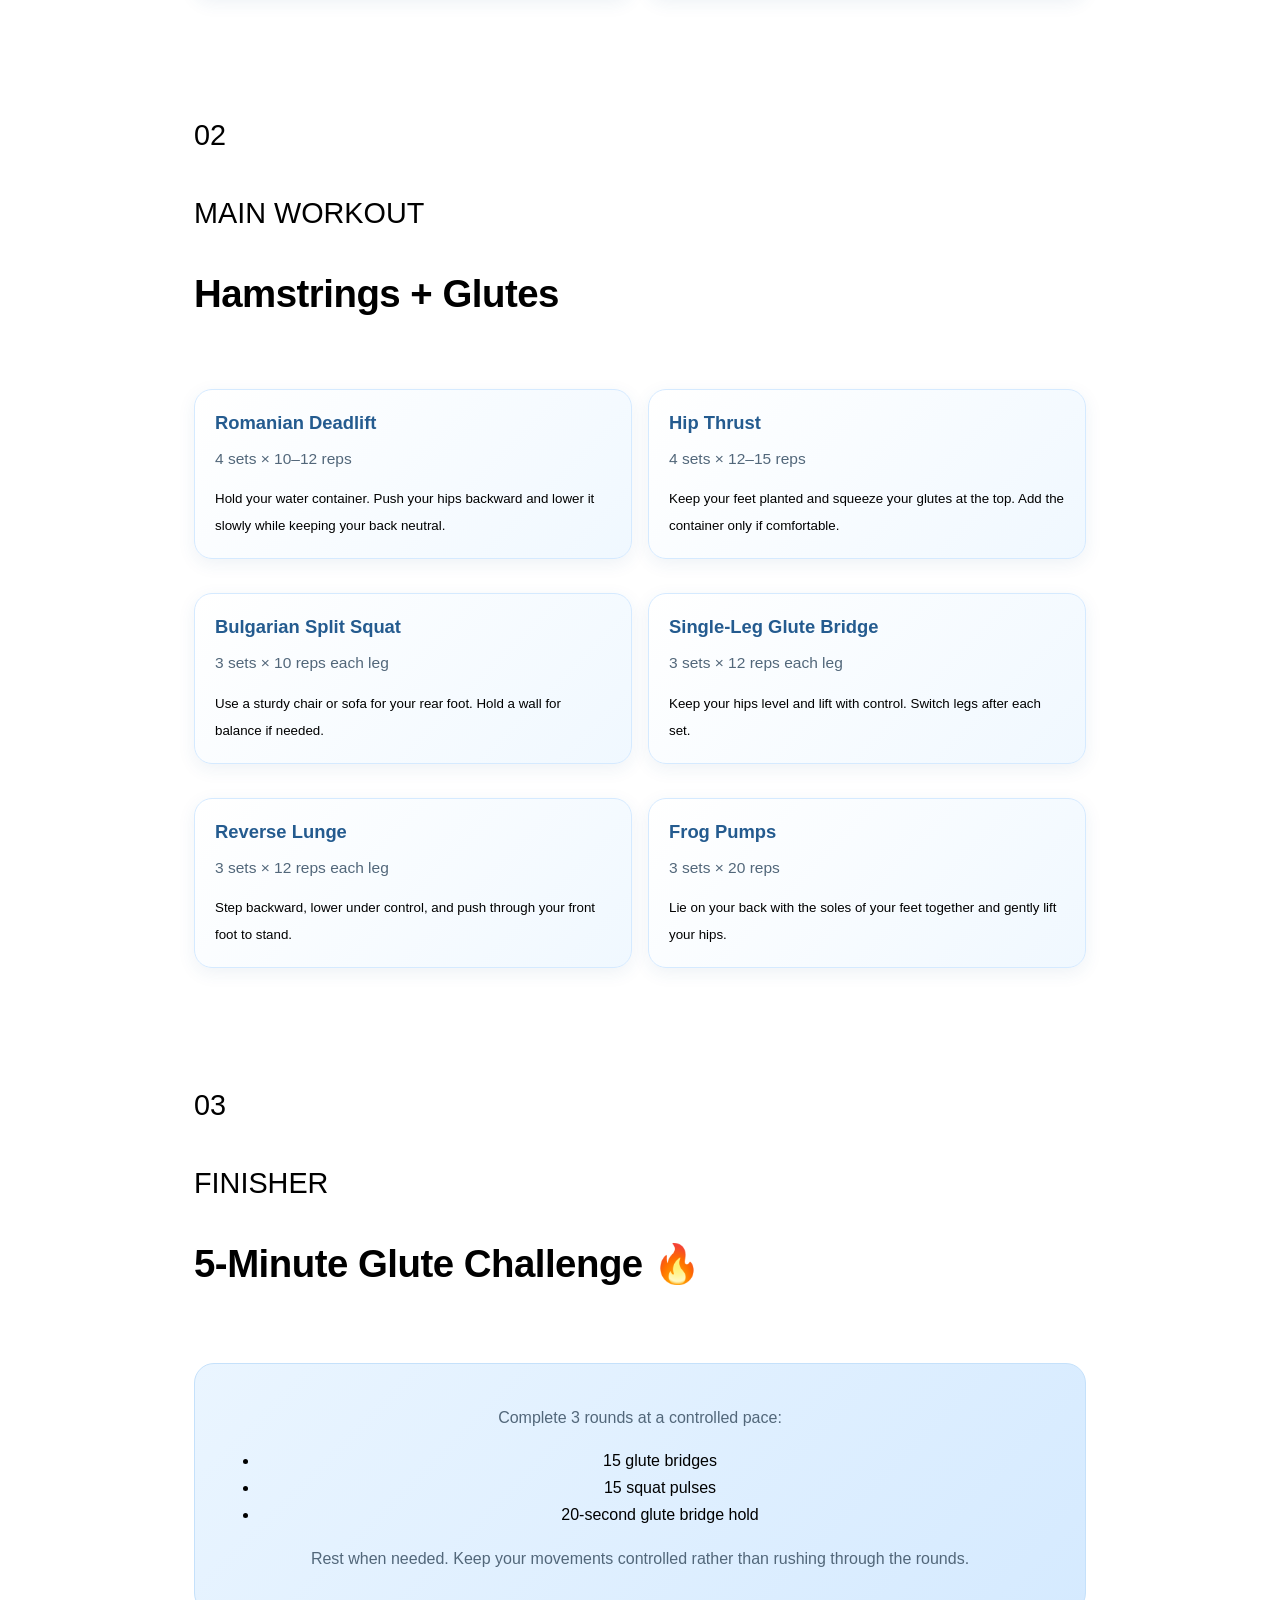
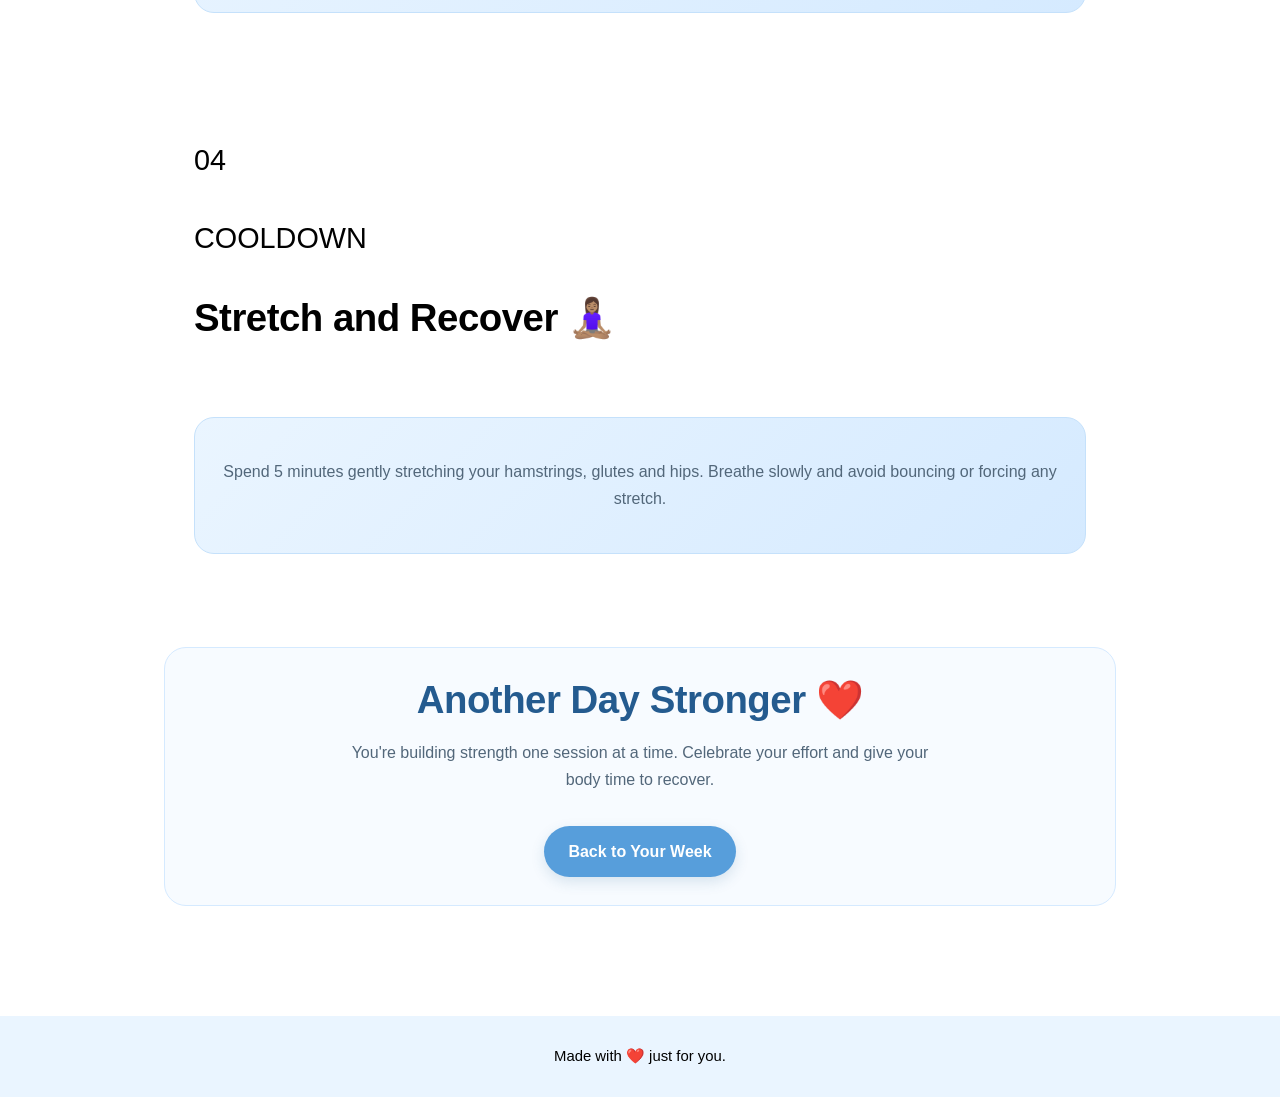
<file: workouts/wednesday.html>
<!DOCTYPE html>
<html lang="en">
<head>
    <meta charset="UTF-8">
    <meta name="viewport" content="width=device-width, initial-scale=1.0">

    <title>Wednesday — Hamstrings + Glutes</title>
    <link rel="stylesheet" href="../style.css">
</head>

<body>

    <header class="workout-page-header">
        <a href="../index.html" class="back-button">
            ← Back to Your Week
        </a>

        <p class="small-title">WEDNESDAY WORKOUT</p>
        <h1>Hamstrings + Glutes 🍑</h1>

        <p>
            Your second major leg-building day.
            Focus on controlled movements and strong glutes.
        </p>
    </header>

    <main class="workout-page">

        <!-- WARM-UP -->
        <section class="exercise-section">
            <div class="exercise-heading">
                <span>01</span>
                <div>
                    <p class="small-title">WARM-UP</p>
                    <h2>Get Your Body Ready</h2>
                </div>
            </div>

            <div class="exercise-list">
                <div class="exercise">
                    <h3>March or Jog in Place</h3>
                    <p>2 minutes</p>
                </div>

                <div class="exercise">
                    <h3>Bodyweight Squats</h3>
                    <p>15 reps</p>
                </div>

                <div class="exercise">
                    <h3>Hip Circles</h3>
                    <p>30 seconds each direction</p>
                </div>

                <div class="exercise">
                    <h3>Alternating Reverse Lunges</h3>
                    <p>10 each leg</p>
                </div>

                <div class="exercise">
                    <h3>Glute Bridges</h3>
                    <p>15 reps</p>
                </div>

                <div class="exercise">
                    <h3>Leg Swings</h3>
                    <p>30 seconds each leg</p>
                </div>
            </div>
        </section>

        <!-- MAIN WORKOUT -->
        <section class="exercise-section">
            <div class="exercise-heading">
                <span>02</span>
                <div>
                    <p class="small-title">MAIN WORKOUT</p>
                    <h2>Hamstrings + Glutes</h2>
                </div>
            </div>

            <div class="exercise-list">

                <div class="exercise">
                    <h3>Romanian Deadlift</h3>
                    <p>4 sets × 10–12 reps</p>
                    <small>
                        Hold your water container. Push your hips
                        backward and lower it slowly while keeping
                        your back neutral.
                    </small>
                </div>

                <div class="exercise">
                    <h3>Hip Thrust</h3>
                    <p>4 sets × 12–15 reps</p>
                    <small>
                        Keep your feet planted and squeeze your glutes
                        at the top. Add the container only if comfortable.
                    </small>
                </div>

                <div class="exercise">
                    <h3>Bulgarian Split Squat</h3>
                    <p>3 sets × 10 reps each leg</p>
                    <small>
                        Use a sturdy chair or sofa for your rear foot.
                        Hold a wall for balance if needed.
                    </small>
                </div>

                <div class="exercise">
                    <h3>Single-Leg Glute Bridge</h3>
                    <p>3 sets × 12 reps each leg</p>
                    <small>
                        Keep your hips level and lift with control.
                        Switch legs after each set.
                    </small>
                </div>

                <div class="exercise">
                    <h3>Reverse Lunge</h3>
                    <p>3 sets × 12 reps each leg</p>
                    <small>
                        Step backward, lower under control,
                        and push through your front foot to stand.
                    </small>
                </div>

                <div class="exercise">
                    <h3>Frog Pumps</h3>
                    <p>3 sets × 20 reps</p>
                    <small>
                        Lie on your back with the soles of your feet
                        together and gently lift your hips.
                    </small>
                </div>

            </div>
        </section>

        <!-- FINISHER -->
        <section class="exercise-section">
            <div class="exercise-heading">
                <span>03</span>
                <div>
                    <p class="small-title">FINISHER</p>
                    <h2>5-Minute Glute Challenge 🔥</h2>
                </div>
            </div>

            <div class="challenge-box">
                <p>Complete 3 rounds at a controlled pace:</p>

                <ul>
                    <li>15 glute bridges</li>
                    <li>15 squat pulses</li>
                    <li>20-second glute bridge hold</li>
                </ul>

                <p>
                    Rest when needed. Keep your movements controlled
                    rather than rushing through the rounds.
                </p>
            </div>
        </section>

        <!-- COOLDOWN -->
        <section class="exercise-section">
            <div class="exercise-heading">
                <span>04</span>
                <div>
                    <p class="small-title">COOLDOWN</p>
                    <h2>Stretch and Recover 🧘🏽‍♀️</h2>
                </div>
            </div>

            <div class="challenge-box">
                <p>
                    Spend 5 minutes gently stretching your hamstrings,
                    glutes and hips. Breathe slowly and avoid bouncing
                    or forcing any stretch.
                </p>
            </div>
        </section>

        <!-- COMPLETION -->
        <section class="finished-section">
            <h2>Another Day Stronger ❤️</h2>

            <p>
                You're building strength one session at a time.
                Celebrate your effort and give your body time to recover.
            </p>

            <a href="../index.html" class="start-button">
                Back to Your Week
            </a>
        </section>

    </main>

    <footer>
        <p>Made with ❤️ just for you.</p>
    </footer>

<script src="../script.js"></script>

</body>
</html>
</file>
<file: style.css>
/* ================================
   OUR LITTLE MOMENTS
================================ */
```css
/* ================================
   OUR VIDEO MEMORIES
================================ */


/* ========================================
   HER FITNESS JOURNEY 💙
   Theme: Light Sky Blue, White & Soft Blue
======================================== */

/* 1. COLOURS AND GLOBAL SETTINGS */

:root {
    --blue-light: #eaf5ff;
    --blue-soft: #d5eaff;
    --blue-sky: #8fc5f5;
    --blue-medium: #579edb;
    --blue-dark: #245b8f;
    --blue-deep: #183f65;
    --white: #ffffff;
    --text-main: #263b50;
    --text-muted: #6c8094;
    --border: #e0edf8;
    --shadow: 0 12px 35px rgba(36, 91, 143, 0.09);
    --shadow-hover: 0 18px 40px rgba(36, 91, 143, 0.15);
    --radius: 22px;
}

* {
    box-sizing: border-box;
}

html {
    scroll-behavior: smooth;
}

body {
    margin: 0;
    font-family: "Segoe UI", Arial, sans-serif;
    color: var(--text-main);
    background: var(--white);
    line-height: 1.7;
    -webkit-font-smoothing: antialiased;
}

img,
video {
    max-width: 100%;
}

img {
    height: auto;
}

a {
    color: var(--blue-dark);
    text-decoration: none;
    transition: color 0.25s ease;
}

a:hover {
    color: var(--blue-medium);
}

button,
a {
    -webkit-tap-highlight-color: transparent;
}

button {
    font: inherit;
}

h1,
h2,
h3,
h4 {
    color: var(--blue-deep);
    line-height: 1.25;
}

h1 {
    font-size: clamp(2rem, 5vw, 3.6rem);
    letter-spacing: -1.2px;
}

h2 {
    font-size: clamp(1.6rem, 3vw, 2.4rem);
    letter-spacing: -0.5px;
}

p {
    color: var(--text-muted);
}


/* 2. HOMEPAGE HERO */

.hero {
    position: relative;
    overflow: hidden;
    padding: 100px 24px;
    text-align: center;
    background:
        radial-gradient(
            circle at 15% 20%,
            rgba(255, 255, 255, 0.95),
            transparent 32%
        ),
        linear-gradient(
            135deg,
            #f2f9ff 0%,
            #dceeff 55%,
            #c4e2ff 100%
        );
}

.hero h1 {
    max-width: 850px;
    margin: 0 auto 20px;
    color: var(--blue-deep);
}

.hero p {
    max-width: 650px;
    margin: 0 auto 28px;
    font-size: 1.08rem;
    line-height: 1.9;
}

.hero a {
    display: inline-block;
    margin: 8px;
}

/* Also style a hero implemented using a regular header. */

header.hero {
    width: 100%;
}


/* 3. GENERAL PAGE SECTIONS */

section {
    scroll-margin-top: 24px;
}

section:not(.exercise-section) > h2 {
    text-align: center;
}

.workouts,
.workout-section,
.weekly-workouts,
.motivation,
.motivational-section {
    padding: 75px 24px;
}

.workouts,
.workout-section,
.weekly-workouts {
    background: #ffffff;
}

.motivation,
.motivational-section {
    background: var(--blue-light);
    text-align: center;
}

.motivation p,
.motivational-section p {
    max-width: 700px;
    margin: 18px auto;
}


/* 4. WEEKDAY WORKOUT CARDS */

.workout-grid,
.workouts-grid,
.weekly-workout-grid {
    display: grid;
    grid-template-columns: repeat(3, minmax(0, 1fr));
    gap: 25px;
    width: 100%;
    max-width: 1100px;
    margin: 40px auto 0;
}

.workout-card {
    position: relative;
    display: flex;
    flex-direction: column;
    align-items: flex-start;
    padding: 28px;
    overflow: hidden;
    background: var(--white);
    border: 1px solid var(--border);
    border-radius: var(--radius);
    box-shadow: var(--shadow);
    transition:
        transform 0.3s ease,
        box-shadow 0.3s ease,
        border-color 0.3s ease;
}

.workout-card::before {
    content: "";
    position: absolute;
    top: 0;
    left: 0;
    width: 100%;
    height: 5px;
    background: linear-gradient(
        90deg,
        var(--blue-sky),
        var(--blue-medium)
    );
}

.workout-card:hover {
    transform: translateY(-6px);
    border-color: #c5e1fa;
    box-shadow: var(--shadow-hover);
}

.workout-card h2,
.workout-card h3 {
    margin: 8px 0 12px;
    font-size: 1.3rem;
}

.workout-card p {
    margin: 0 0 22px;
    line-height: 1.8;
}

.workout-card .workout-button {
    margin-top: auto;
}

.workout-button,
.start-button,
.back-button {
    display: inline-flex;
    align-items: center;
    justify-content: center;
    gap: 8px;
    padding: 12px 22px;
    border: none;
    border-radius: 999px;
    font-weight: 600;
    text-align: center;
    cursor: pointer;
    transition:
        background 0.25s ease,
        color 0.25s ease,
        transform 0.25s ease,
        box-shadow 0.25s ease;
}

.workout-button,
.start-button {
    color: var(--white);
    background: var(--blue-dark);
    box-shadow: 0 6px 16px rgba(36, 91, 143, 0.16);
}

.workout-button:hover,
.start-button:hover {
    color: var(--white);
    background: var(--blue-medium);
    transform: translateY(-2px);
    box-shadow: 0 9px 22px rgba(36, 91, 143, 0.2);
}

.back-button {
    color: var(--blue-dark);
    background: var(--white);
    border: 1px solid #cfe4f8;
}

.back-button:hover {
    color: var(--blue-deep);
    background: var(--blue-light);
    transform: translateY(-2px);
}

/* Support either a button or a link for the workout action. */

button.workout-button {
    appearance: none;
}


/* 5. WORKOUT PAGE HEADER */

.workout-page-header {
    padding: 65px 24px 55px;
    text-align: center;
    background: linear-gradient(
        135deg,
        #eff8ff 0%,
        #d9ecff 100%
    );
}

.workout-page-header h1 {
    max-width: 900px;
    margin: 0 auto 15px;
}

.workout-page-header p {
    max-width: 650px;
    margin: 0 auto 25px;
}

.workout-page-header .back-button {
    margin-top: 5px;
}


/* 6. WORKOUT PAGE CONTENT */

.workout-page {
    width: 100%;
    max-width: 1000px;
    margin: 0 auto;
    padding: 55px 24px 80px;
}

.exercise-section {
    margin-bottom: 35px;
    padding: 30px;
    background: var(--white);
    border: 1px solid var(--border);
    border-radius: var(--radius);
    box-shadow: var(--shadow);
}

.exercise-heading {
    margin: 0 0 24px;
    padding-bottom: 15px;
    border-bottom: 1px solid var(--border);
    color: var(--blue-dark);
    font-size: clamp(1.35rem, 3vw, 1.8rem);
}

.exercise-list {
    display: grid;
    grid-template-columns: repeat(2, minmax(0, 1fr));
    gap: 16px;
}

.exercise {
    padding: 20px;
    background: #f6faff;
    border: 1px solid #e5f0fb;
    border-radius: 16px;
    transition:
        transform 0.25s ease,
        background 0.25s ease,
        border-color 0.25s ease;
}

.exercise:hover {
    transform: translateY(-3px);
    background: #edf6ff;
    border-color: #cfe5fa;
}

.exercise h3 {
    margin: 0 0 10px;
    color: var(--blue-deep);
    font-size: 1.08rem;
}

.exercise p {
    margin: 0 0 12px;
    font-size: 0.96rem;
    line-height: 1.75;
}

.exercise strong {
    display: inline-block;
    padding: 5px 11px;
    color: var(--blue-dark);
    background: #e2f0ff;
    border-radius: 8px;
    font-size: 0.9rem;
}


/* 7. WORKOUT CHALLENGE AND COMPLETION */

.challenge-box {
    padding: 25px;
    background: linear-gradient(
        135deg,
        #eaf5ff,
        #d8ebff
    );
    border: 1px solid #cfe4f8;
    border-radius: 18px;
}

.challenge-box h2,
.challenge-box h3 {
    color: var(--blue-dark);
}

.finished-section {
    margin-top: 40px;
    padding: 45px 25px;
    text-align: center;
    background: linear-gradient(
        135deg,
        #f0f8ff,
        #dceeff
    );
    border: 1px solid var(--border);
    border-radius: 26px;
}

.finished-section h2 {
    margin-top: 0;
}

.finished-section p {
    max-width: 600px;
    margin: 15px auto 25px;
}

.finished-section .start-button {
    margin-top: 8px;
}


/* 8. VIDEO MEMORIES */

.memories {
    padding: 90px 20px;
    background: #f0f8ff;
    text-align: center;
}

.video-grid {
    display: grid;
    grid-template-columns: repeat(2, minmax(0, 1fr));
    gap: 30px;
    width: 100%;
    max-width: 1050px;
    margin: 45px auto 0;
}

.video-card {
    min-width: 0;
    padding: 12px;
    overflow: hidden;
    background: var(--white);
    border: 1px solid var(--border);
    border-radius: 24px;
    box-shadow: var(--shadow);
    transition:
        transform 0.3s ease,
        box-shadow 0.3s ease;
}

.video-card:hover {
    transform: translateY(-5px);
    box-shadow: var(--shadow-hover);
}

.video-card video {
    display: block;
    width: 100%;
    border-radius: 17px;
    background: #eaf5ff;
}


/* 9. PHOTO MEMORIES */

.photo-memories {
    padding: 90px 20px;
    background: var(--white);
    text-align: center;
}

.photo-grid {
    display: grid;
    grid-template-columns: repeat(3, minmax(0, 1fr));
    gap: 22px;
    width: 100%;
    max-width: 1050px;
    margin: 45px auto 0;
}

.photo-card {
    position: relative;
    overflow: hidden;
    aspect-ratio: 4 / 5;
    background: var(--blue-light);
    border: 1px solid var(--border);
    border-radius: 24px;
    box-shadow: var(--shadow);
}

.photo-card img {
    display: block;
    width: 100%;
    height: 100%;
    object-fit: cover;
    transition: transform 0.5s ease;
}

.photo-card:hover img {
    transform: scale(1.06);
}


/* 10. FOOTER */

footer {
    padding: 28px 20px;
    color: var(--blue-dark);
    background: #eaf5ff;
    text-align: center;
    border-top: 1px solid var(--border);
}

footer p {
    margin: 0;
    color: var(--blue-dark);
    font-size: 0.93rem;
}


/* 11. ACCESSIBILITY AND INTERACTION */

a:focus-visible,
button:focus-visible {
    outline: 3px solid var(--blue-medium);
    outline-offset: 4px;
}

@media (prefers-reduced-motion: reduce) {
    html {
        scroll-behavior: auto;
    }

    *,
    *::before,
    *::after {
        transition-duration: 0.01ms !important;
        animation-duration: 0.01ms !important;
        scroll-behavior: auto !important;
    }
}


/* 12. TABLET RESPONSIVE LAYOUT */

@media (max-width: 900px) {
    .workout-grid,
    .workouts-grid,
    .weekly-workout-grid {
        grid-template-columns: repeat(2, minmax(0, 1fr));
    }

    .photo-grid {
        grid-template-columns: repeat(2, minmax(0, 1fr));
    }

    .workout-page {
        padding-top: 40px;
    }
}


/* 13. MOBILE RESPONSIVE LAYOUT */

@media (max-width: 700px) {
    h1 {
        letter-spacing: -0.6px;
    }

    .hero {
        padding: 70px 20px;
    }

    .hero p {
        font-size: 1rem;
    }

    .workouts,
    .workout-section,
    .weekly-workouts,
    .motivation,
    .motivational-section {
        padding: 55px 16px;
    }

    .workout-grid,
    .workouts-grid,
    .weekly-workout-grid {
        grid-template-columns: 1fr;
        gap: 20px;
        margin-top: 30px;
    }

    .workout-card {
        padding: 25px 22px;
    }

    .workout-button,
    .start-button {
        min-height: 46px;
    }

    .workout-page-header {
        padding: 48px 18px 40px;
    }

    .workout-page {
        padding: 30px 15px 55px;
    }

    .exercise-section {
        margin-bottom: 22px;
        padding: 22px 17px;
        border-radius: 19px;
    }

    .exercise-list {
        grid-template-columns: 1fr;
        gap: 13px;
    }

    .exercise {
        padding: 18px;
    }

    .finished-section {
        padding: 35px 20px;
    }

    .memories,
    .photo-memories {
        padding: 65px 15px;
    }

    .video-grid {
        grid-template-columns: 1fr;
        gap: 22px;
        margin-top: 30px;
    }

    .video-card {
        padding: 8px;
        border-radius: 20px;
    }

    .video-card video {
        border-radius: 15px;
    }

    .photo-grid {
        grid-template-columns: repeat(2, minmax(0, 1fr));
        gap: 13px;
        margin-top: 30px;
    }

    .photo-card {
        border-radius: 17px;
    }
}


/* 14. SMALL MOBILE SCREENS */

@media (max-width: 380px) {
    .photo-grid {
        grid-template-columns: 1fr;
    }

    .workout-card {
        padding: 22px 18px;
    }

    .exercise-section {
        padding: 18px 13px;
    }
}

/* Smooth animations for Her Fitness Journey */

.workout-card,
.video-card,
.photo-card,
button,
.workout-button,
.start-button,
.back-button {
    transition: transform 0.3s ease, box-shadow 0.3s ease;
}

.workout-card:hover,
.video-card:hover,
.photo-card:hover {
    transform: translateY(-5px);
    box-shadow: 0 12px 28px rgba(36, 91, 143, 0.15);
}

button:hover,
.workout-button:hover,
.start-button:hover,
.back-button:hover {
    transform: translateY(-2px);
    cursor: pointer;
}

/* Respect reduced-motion preferences */
@media (prefers-reduced-motion: reduce) {
    *,
    *::before,
    *::after {
        scroll-behavior: auto !important;
        transition-duration: 0.01ms !important;
        animation-duration: 0.01ms !important;
    }
}

/* Beautiful exercise cards */

.exercise {
    background: linear-gradient(135deg, #ffffff, #f0f8ff);
    border: 1px solid #d5eaff;
    border-radius: 18px;
    padding: 20px;
    margin-bottom: 18px;
    box-shadow: 0 5px 18px rgba(36, 91, 143, 0.08);
    transition: transform 0.3s ease, box-shadow 0.3s ease;
}

.exercise:hover {
    transform: translateY(-4px);
    box-shadow: 0 10px 25px rgba(36, 91, 143, 0.14);
}

/* Stylish exercise headings */

.exercise h3 {
    color: #245b8f;
    font-size: 1.15rem;
    margin-bottom: 10px;
    line-height: 1.4;
}

/* Comfortable exercise instructions */

.exercise p {
    color: #52677a;
    font-size: 0.97rem;
    line-height: 1.7;
}

/* Soft blue exercise lists */

.exercise li {
    line-height: 1.8;
    margin-bottom: 6px;
}

/* Workout challenge section */

.challenge-box {
    background: linear-gradient(135deg, #eaf5ff, #d5eaff);
    border: 1px solid #c5e1fb;
    border-radius: 20px;
    padding: 24px;
    margin: 28px 0;
    text-align: center;
}

/* Workout completion section */

.finished-section {
    background: #f7fbff;
    border: 1px solid #d5eaff;
    border-radius: 22px;
    padding: 28px 20px;
    margin: 30px 0;
    text-align: center;
}

.finished-section h2,
.challenge-box h2 {
    color: #245b8f;
    margin-bottom: 12px;
}

.finished-section p,
.challenge-box p {
    color: #52677a;
    line-height: 1.7;
}

/* Gentle button animation */

.start-button {
    display: inline-block;
    background: #579edb;
    color: white;
    padding: 12px 24px;
    border: none;
    border-radius: 30px;
    text-decoration: none;
    font-weight: 600;
    box-shadow: 0 5px 14px rgba(36, 91, 143, 0.15);
    transition: background 0.3s ease, transform 0.3s ease;
}

.start-button:hover {
    background: #245b8f;
    transform: translateY(-2px);
}

/* Beautiful welcome section */

body > header:first-of-type {
    text-align: center;
    padding: 90px 24px;
    background: linear-gradient(135deg, #eaf5ff, #d5eaff, #ffffff);
    border-radius: 0 0 35px 35px;
}

body > header:first-of-type h1 {
    color: #245b8f;
    font-size: clamp(2.2rem, 5vw, 3.5rem);
    line-height: 1.2;
    margin-bottom: 18px;
}

body > header:first-of-type p {
    color: #52677a;
    font-size: 1.05rem;
    line-height: 1.8;
    max-width: 600px;
    margin: 12px auto;
}

body > header:first-of-type a {
    display: inline-block;
    margin-top: 18px;
    padding: 13px 25px;
    background: #579edb;
    color: white;
    text-decoration: none;
    border-radius: 30px;
    font-weight: 600;
    transition: background 0.3s ease, transform 0.3s ease;
}

body > header:first-of-type a:hover {
    background: #245b8f;
    transform: translateY(-3px);
}

@media (max-width: 600px) {
    body > header:first-of-type {
        padding: 60px 18px;
    }
}

/* Homepage workout card polish */

.workout-card {
    border: 1px solid #d5eaff;
    border-radius: 22px;
    box-shadow: 0 8px 24px rgba(36, 91, 143, 0.08);
    transition: transform 0.25s ease, box-shadow 0.25s ease;
}

.workout-card:hover {
    transform: translateY(-5px);
    box-shadow: 0 14px 30px rgba(36, 91, 143, 0.15);
}

.workout-card h2,
.workout-card h3 {
    color: #245b8f;
}

.workout-card p {
    line-height: 1.7;
}

/* Workout countdown timer */

.workout-timer {
    max-width: 600px;
    margin: 30px auto;
    padding: 28px 20px;
    text-align: center;
    background: linear-gradient(135deg, #eaf5ff, #ffffff);
    border: 1px solid #d5eaff;
    border-radius: 24px;
    box-shadow: 0 8px 24px rgba(36, 91, 143, 0.10);
}

.timer-label {
    color: #245b8f;
    font-size: 0.85rem;
    font-weight: 700;
    letter-spacing: 2px;
    margin-bottom: 12px;
}

.timer-display {
    color: #245b8f;
    font-size: clamp(3rem, 10vw, 4.5rem);
    font-weight: 800;
    font-variant-numeric: tabular-nums;
    line-height: 1.2;
    margin: 15px 0;
}

.timer-message {
    color: #52677a;
    line-height: 1.6;
    margin-bottom: 20px;
}

.timer-buttons {
    display: flex;
    justify-content: center;
    flex-wrap: wrap;
    gap: 10px;
}

.timer-buttons button {
    border: none;
    border-radius: 25px;
    padding: 12px 20px;
    font-size: 0.95rem;
    font-weight: 600;
    cursor: pointer;
    transition: transform 0.2s ease, background 0.2s ease;
}

.timer-start {
    background: #579edb;
    color: white;
}

.timer-pause,
.timer-reset {
    background: #d5eaff;
    color: #245b8f;
}

.timer-buttons button:hover:not(:disabled) {
    transform: translateY(-2px);
}

.timer-buttons button:disabled {
    opacity: 0.5;
    cursor: not-allowed;
}

@media (max-width: 480px) {
    .workout-timer {
        padding: 22px 14px;
        margin: 20px 10px;
    }

    .timer-buttons button {
        padding: 11px 15px;
    }
}
</file>
